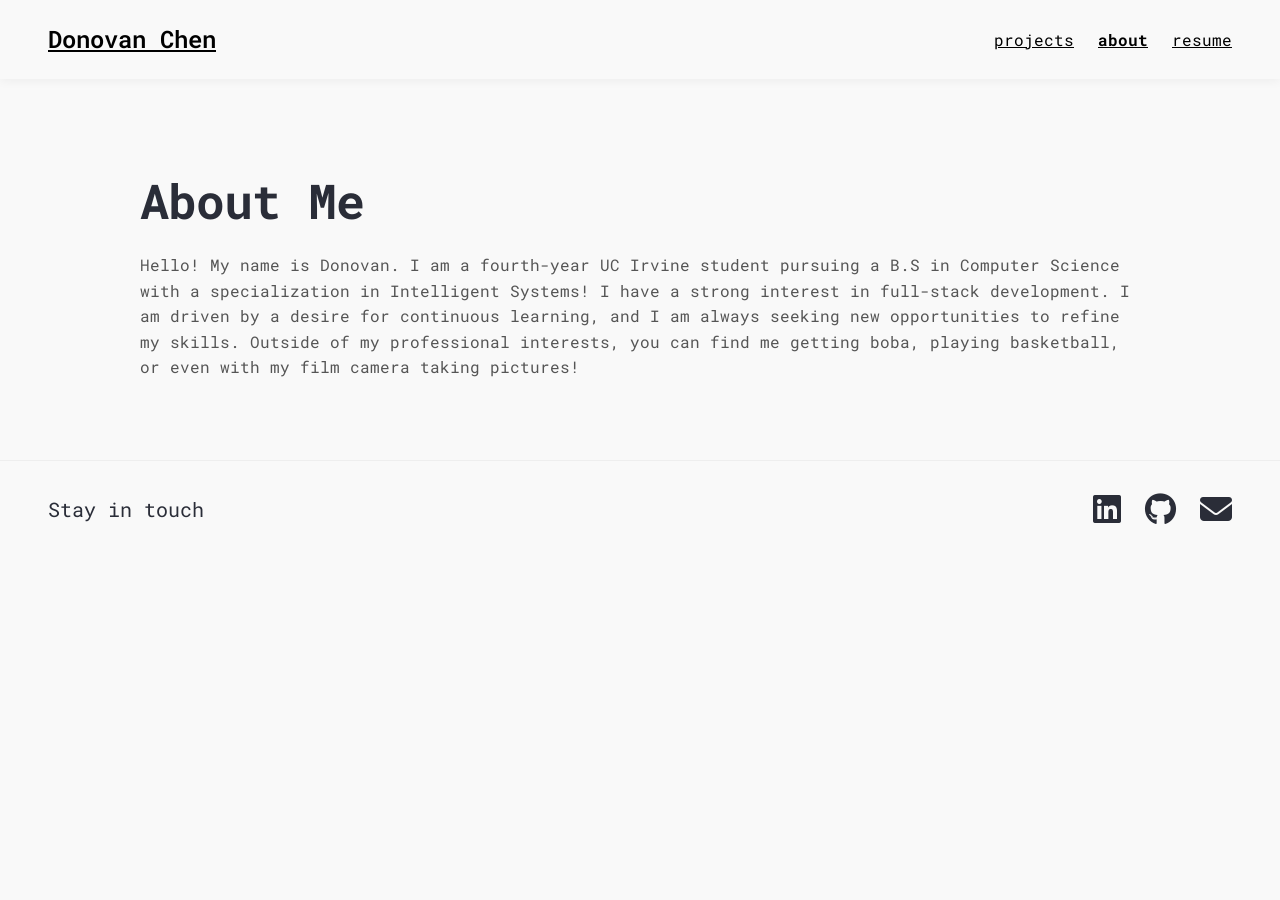
<file: about.html>
<!doctype html>
<html lang="en">
  <head>
    <meta charset="UTF-8">
    <meta name="viewport" content="width=device-width, initial-scale=1.0">
    <title>About | Donovan Chen</title>
    <link rel="stylesheet" href="styles.css">
    <link
      rel="stylesheet"
      href="https://cdnjs.cloudflare.com/ajax/libs/font-awesome/6.5.1/css/all.min.css"
   >
  </head>
  <body>
    <header>
      <nav class="nav-bar">
        <div class="nav-container">
          <div class="logo-container">
            <a class="logo-name" href="index.html">Donovan Chen</a>
          </div>
          <ul class="nav-links">
            <li><a class="nav-projects" href="projects.html">projects</a></li>
            <li>
              <a class="nav-about" href="about.html" style="font-weight: 800"
                >about</a
              >
            </li>
            <li>
              <a
                class="nav-resume"
                href="public/Donovan_Chen_2026.pdf"
                target="_blank"
                >resume</a
              >
            </li>
          </ul>
        </div>
      </nav>
    </header>

    <main class="about-section">
      <h1>About Me</h1>
      <p class="description">
        Hello! My name is Donovan. I am a fourth-year UC Irvine student pursuing
        a B.S in Computer Science with a specialization in Intelligent Systems!
        I have a strong interest in full-stack development. I am driven by a
        desire for continuous learning, and I am always seeking new
        opportunities to refine my skills. Outside of my professional interests,
        you can find me getting boba, playing basketball, or even with my film
        camera taking pictures!
      </p>
    </main>

    <footer>
      <div class="footer-container">
        <p class="footer-text">Stay in touch</p>
        <div class="icon-container">
          <a
            class="icon-link"
            href="https://www.linkedin.com/in/donovan-chen/"
            target="_blank"
            aria-label="LinkedIn"
          >
            <span class="fa-brands fa-linkedin" aria-hidden="true"></span>
          </a>
          <a
            class="icon-link"
            href="https://github.com/DonChenn"
            target="_blank"
            aria-label="GitHub"
          >
            <span class="fa-brands fa-github" aria-hidden="true"></span>
          </a>
          <a
            class="icon-link"
            href="mailto:DonovanAChen@email.com"
            aria-label="Email"
          >
            <span class="fa-solid fa-envelope" aria-hidden="true"></span>
          </a>
        </div>
      </div>
    </footer>
  </body>
</html>
</file>
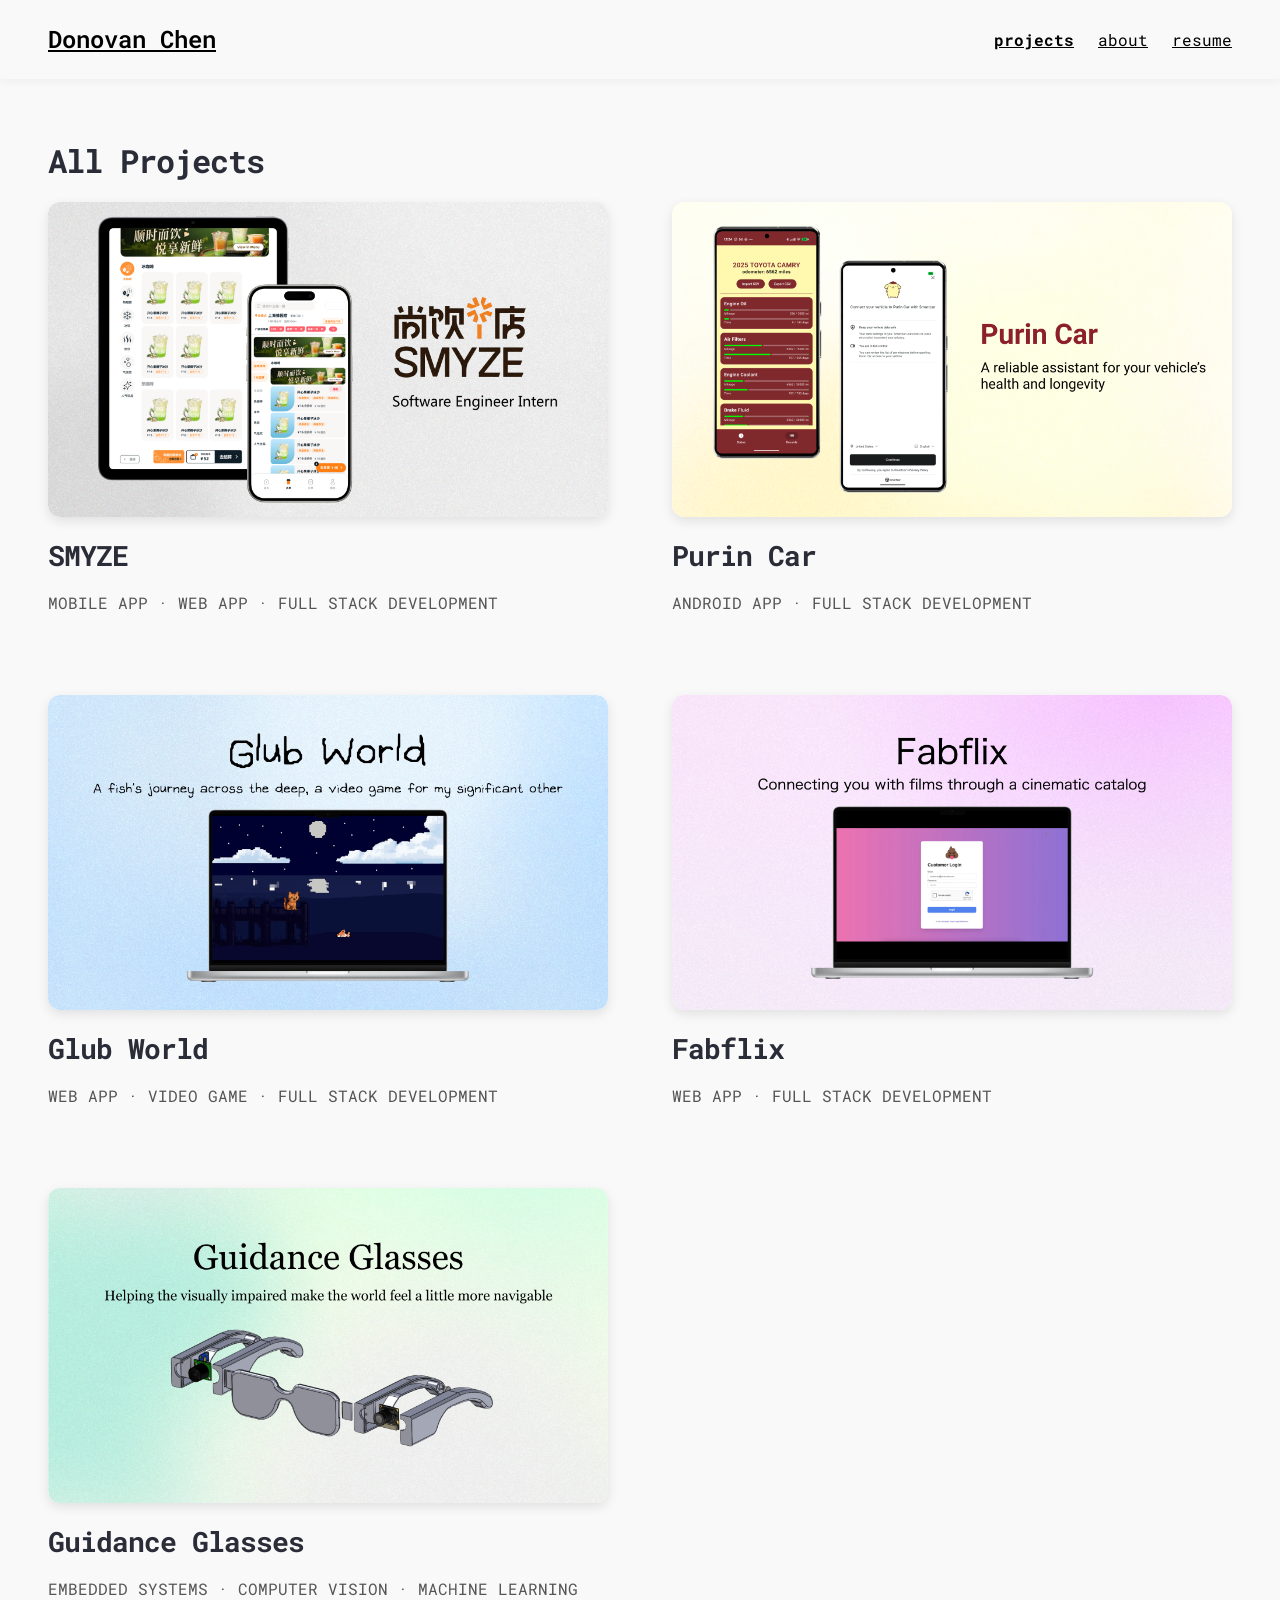
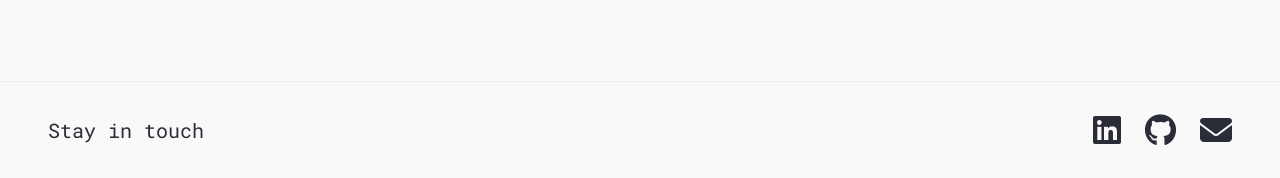
<file: projects.html>
<!doctype html>
<html lang="en">
  <head>
    <meta charset="UTF-8">
    <meta name="viewport" content="width=device-width, initial-scale=1.0">
    <title>Projects | Donovan Chen</title>
    <link rel="stylesheet" href="styles.css">
    <link
      rel="stylesheet"
      href="https://cdnjs.cloudflare.com/ajax/libs/font-awesome/6.5.1/css/all.min.css"
   >
  </head>
  <body>
    <header>
      <nav class="nav-bar">
        <div class="nav-container">
          <div class="logo-container">
            <a class="logo-name" href="index.html">Donovan Chen</a>
          </div>
          <ul class="nav-links">
            <li>
              <a
                class="nav-projects"
                href="projects.html"
                style="font-weight: 800"
                >projects</a
              >
            </li>
            <li><a class="nav-about" href="about.html">about</a></li>
            <li>
              <a
                class="nav-resume"
                href="public/Donovan_Chen_2026.pdf"
                target="_blank"
                >resume</a
              >
            </li>
          </ul>
        </div>
      </nav>
    </header>

    <main class="All-Projects">
      <section class="projects-section" style="margin-top: 4rem">
        <h2>All Projects</h2>
        <div class="project-cards">
          <!-- SMYZE -->
          <a href="projects/smyze.html" class="project-card-container">
            <div class="project-image-wrapper">
              <img
                src="public/projects/smyze/thumbnail.png"
                alt="SMYZE"
                class="project-thumbnail"
             >
            </div>
            <div class="project-content">
              <h3 class="project-title">SMYZE</h3>
              <p class="description">
                MOBILE APP · WEB APP · FULL STACK DEVELOPMENT
              </p>
            </div>
          </a>

          <!-- Purin Car -->
          <a href="projects/purin-car.html" class="project-card-container">
            <div class="project-image-wrapper">
              <img
                src="public/projects/purin_car/thumbnail.png"
                alt="Purin Car"
                class="project-thumbnail"
             >
            </div>
            <div class="project-content">
              <h3 class="project-title">Purin Car</h3>
              <p class="description">ANDROID APP · FULL STACK DEVELOPMENT</p>
            </div>
          </a>

          <!-- Glub World -->
          <a href="projects/glub-world.html" class="project-card-container">
            <div class="project-image-wrapper">
              <img
                src="public/projects/glub_world/thumbnail.png"
                alt="Glub World"
                class="project-thumbnail"
             >
            </div>
            <div class="project-content">
              <h3 class="project-title">Glub World</h3>
              <p class="description">
                WEB APP · VIDEO GAME · FULL STACK DEVELOPMENT
              </p>
            </div>
          </a>

          <!-- Fabflix -->
          <a href="projects/fabflix.html" class="project-card-container">
            <div class="project-image-wrapper">
              <img
                src="public/projects/fabflix/thumbnail.png"
                alt="Fabflix"
                class="project-thumbnail"
             >
            </div>
            <div class="project-content">
              <h3 class="project-title">Fabflix</h3>
              <p class="description">WEB APP · FULL STACK DEVELOPMENT</p>
            </div>
          </a>

          <!-- Guidance Glasses -->
          <a
            href="projects/guidance-glasses.html"
            class="project-card-container"
          >
            <div class="project-image-wrapper">
              <img
                src="public/projects/guidance_glasses/thumbnail.png"
                alt="Guidance Glasses"
                class="project-thumbnail"
             >
            </div>
            <div class="project-content">
              <h3 class="project-title">Guidance Glasses</h3>
              <p class="description">
                EMBEDDED SYSTEMS · COMPUTER VISION · MACHINE LEARNING
              </p>
            </div>
          </a>
        </div>
      </section>
    </main>

    <footer>
      <div class="footer-container">
        <p class="footer-text">Stay in touch</p>
        <div class="icon-container">
          <a
            class="icon-link"
            href="https://www.linkedin.com/in/donovan-chen/"
            target="_blank"
            aria-label="LinkedIn"
          >
            <span class="fa-brands fa-linkedin" aria-hidden="true"></span>
          </a>
          <a
            class="icon-link"
            href="https://github.com/DonChenn"
            target="_blank"
            aria-label="GitHub"
          >
            <span class="fa-brands fa-github" aria-hidden="true"></span>
          </a>
          <a
            class="icon-link"
            href="mailto:DonovanAChen@email.com"
            aria-label="Email"
          >
            <span class="fa-solid fa-envelope" aria-hidden="true"></span>
          </a>
        </div>
      </div>
    </footer>
  </body>
</html>
</file>
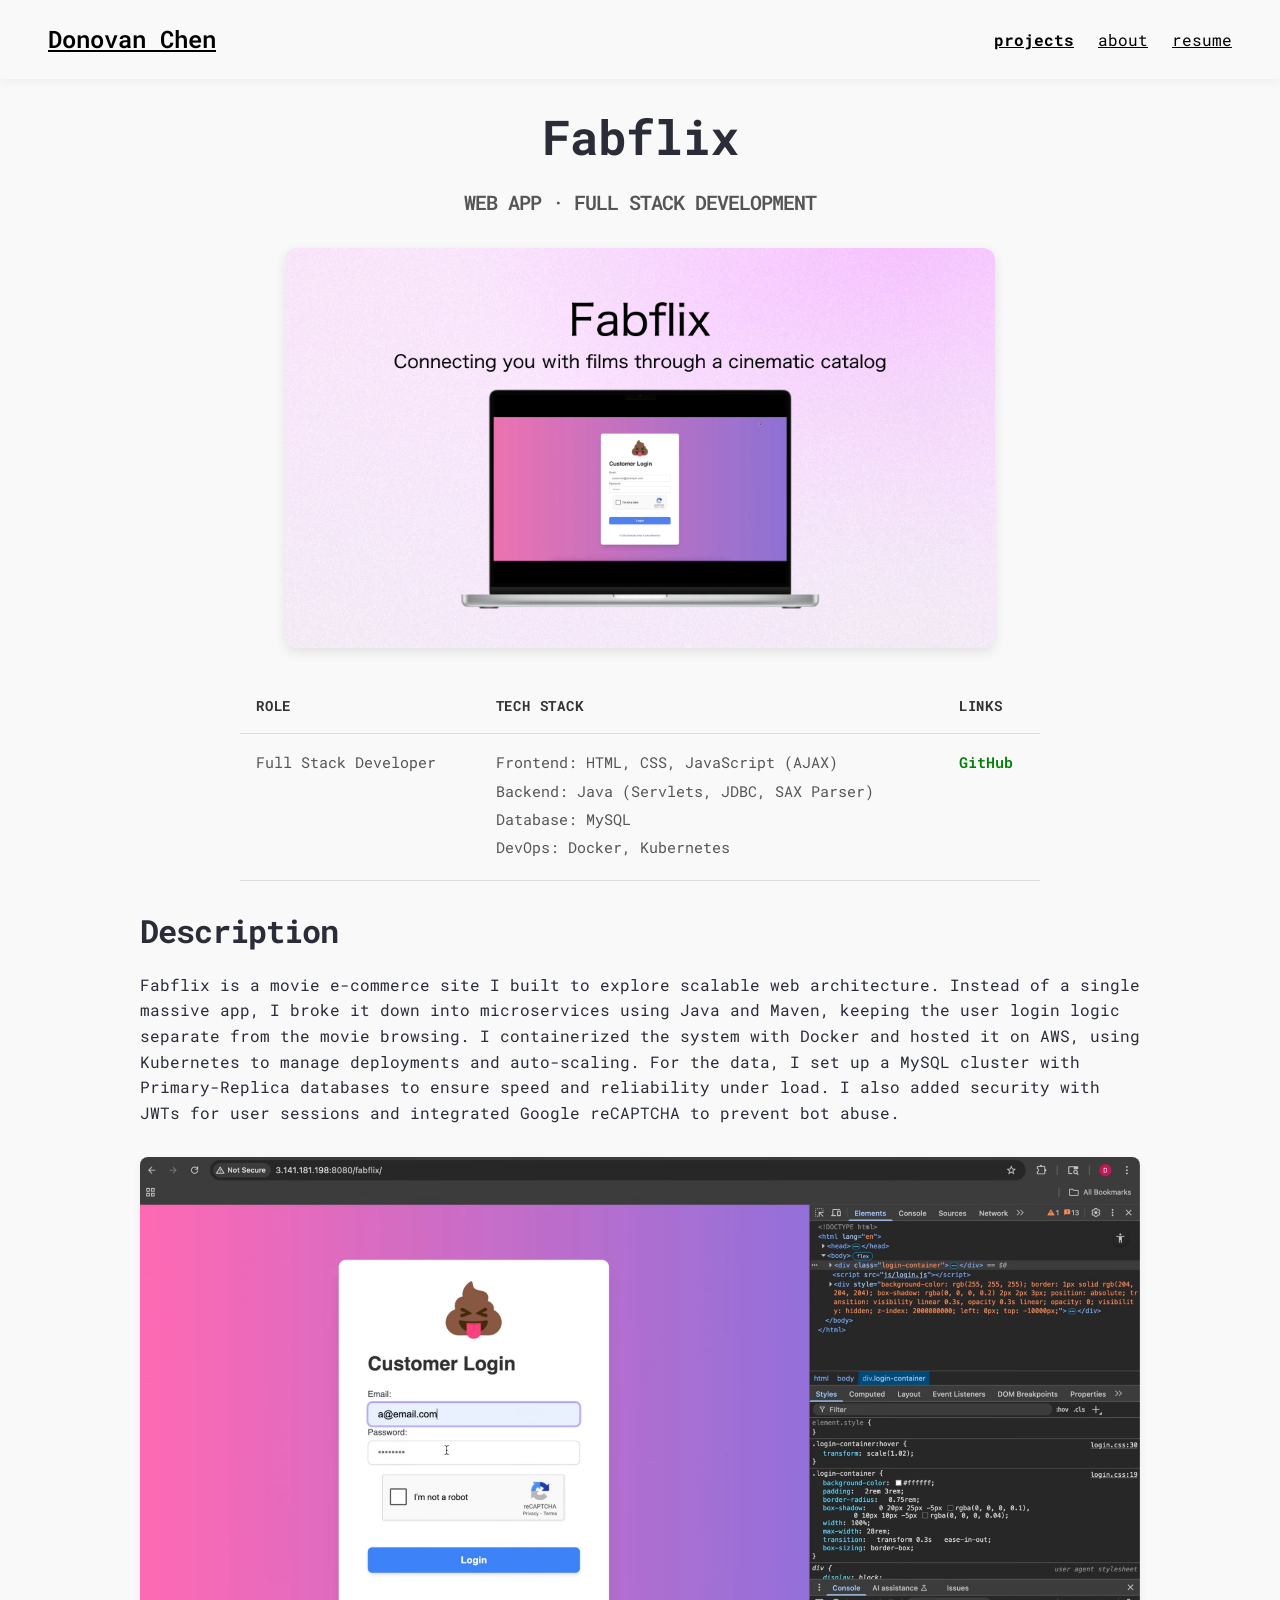
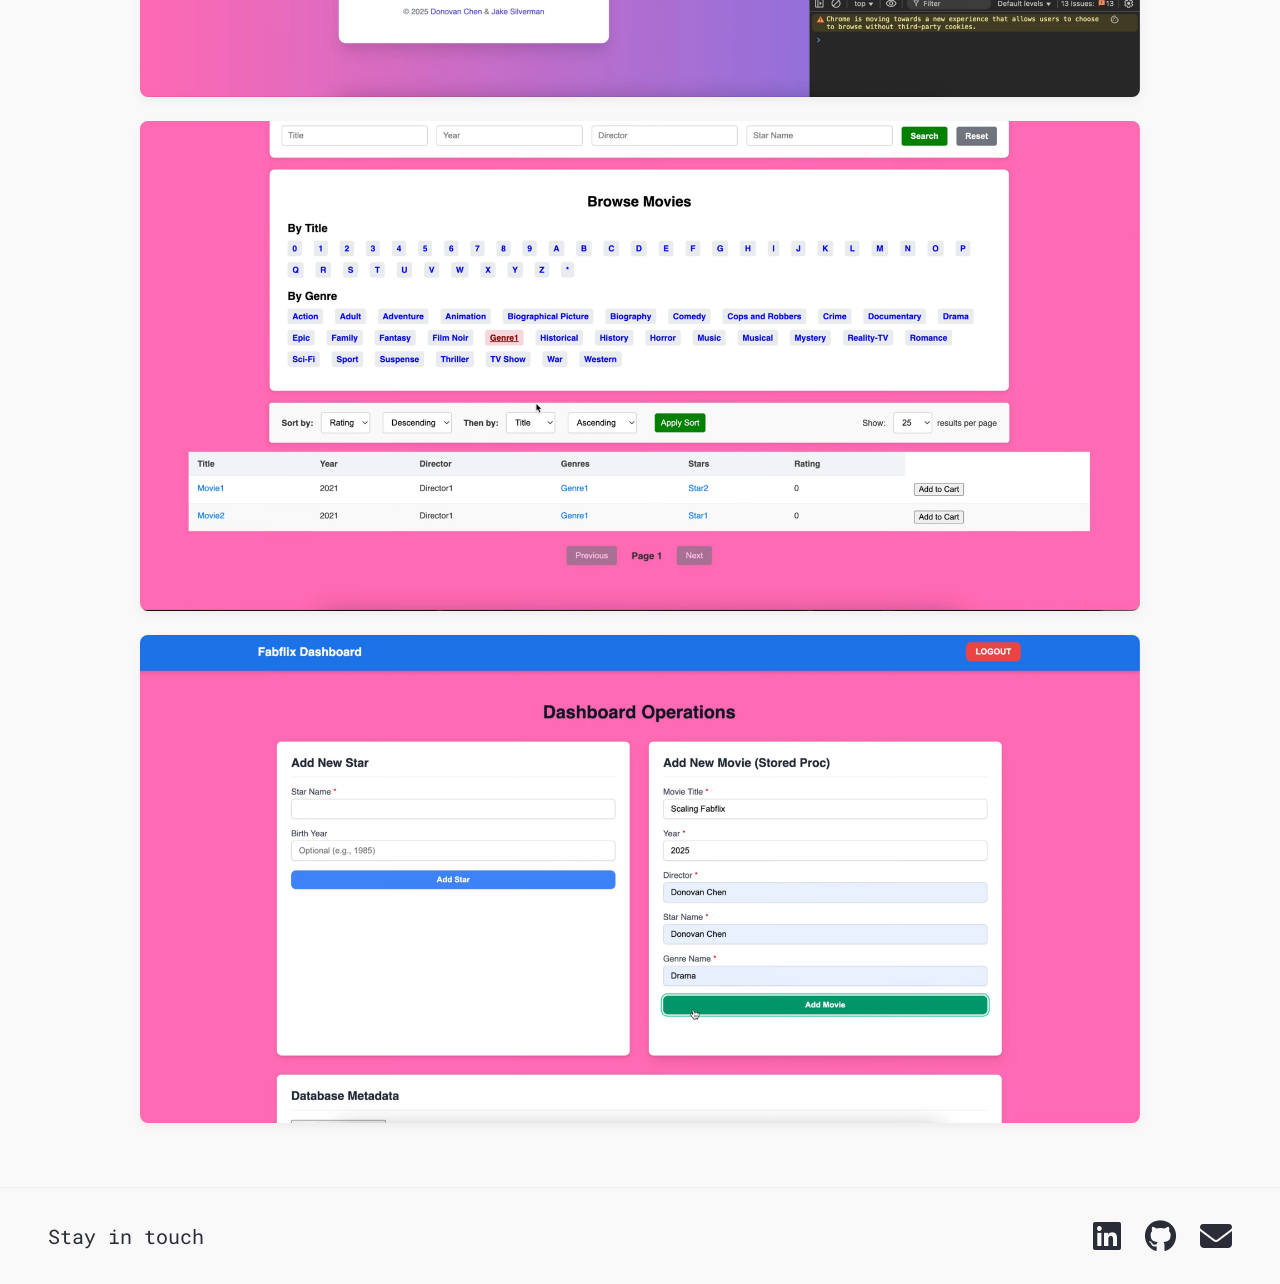
<file: projects/fabflix.html>
<!doctype html>
<html lang="en">
  <head>
    <meta charset="UTF-8">
    <meta name="viewport" content="width=device-width, initial-scale=1.0">
    <title>Fabflix | Donovan Chen</title>
    <link rel="stylesheet" href="../styles.css">
    <link
      rel="stylesheet"
      href="https://cdnjs.cloudflare.com/ajax/libs/font-awesome/6.5.1/css/all.min.css"
   >
  </head>
  <body>
    <header>
      <nav class="nav-bar">
        <div class="nav-container">
          <div class="logo-container">
            <a class="logo-name" href="../index.html">Donovan Chen</a>
          </div>
          <ul class="nav-links">
            <li>
              <a
                class="nav-projects"
                href="../projects.html"
                style="font-weight: 800"
                >projects</a
              >
            </li>
            <li><a class="nav-about" href="../about.html">about</a></li>
            <li>
              <a
                class="nav-resume"
                href="../public/Donovan_Chen_2026.pdf"
                target="_blank"
                >resume</a
              >
            </li>
          </ul>
        </div>
      </nav>
    </header>

    <main class="project-detail-body">
      <div class="project-details-container">
        <div class="project-details-header">
          <h1>Fabflix</h1>
          <h2 class="project-subtitle">WEB APP · FULL STACK DEVELOPMENT</h2>
        </div>
        <div class="project-thumbnail-container">
          <img
            class="project-details-thumbnail"
            src="../public/projects/fabflix/thumbnail.png"
            alt="Fabflix thumbnail"
         >
        </div>
        <table class="project-info">
          <thead>
            <tr>
              <th>Role</th>
              <th>Tech Stack</th>
              <th>Links</th>
            </tr>
          </thead>
          <tbody>
            <tr>
              <td>Full Stack Developer</td>
              <td>
                <ul class="project-info-list">
                  <li>Frontend: HTML, CSS, JavaScript (AJAX)</li>
                  <li>Backend: Java (Servlets, JDBC, SAX Parser)</li>
                  <li>Database: MySQL</li>
                  <li>DevOps: Docker, Kubernetes</li>
                </ul>
              </td>
              <td>
                <ul class="project-info-list">
                  <li>
                    <a
                      href="https://github.com/DonChenn/Fabflix"
                      target="_blank"
                      >GitHub</a
                    >
                  </li>
                </ul>
              </td>
            </tr>
          </tbody>
        </table>
      </div>

      <div class="project-information">
        <div class="project-description-item">
          <h3>Description</h3>
          <p>
            Fabflix is a movie e-commerce site I built to explore scalable web
            architecture. Instead of a single massive app, I broke it down into
            microservices using Java and Maven, keeping the user login logic
            separate from the movie browsing. I containerized the system with
            Docker and hosted it on AWS, using Kubernetes to manage deployments
            and auto-scaling. For the data, I set up a MySQL cluster with
            Primary-Replica databases to ensure speed and reliability under
            load. I also added security with JWTs for user sessions and
            integrated Google reCAPTCHA to prevent bot abuse.
          </p>
          <div class="description-images-container">
            <img
              src="../public/projects/fabflix/login.png"
              alt="Description 1"
              class="description-image"
           >
            <img
              src="../public/projects/fabflix/catalog.png"
              alt="Description 2"
              class="description-image"
           >
            <img
              src="../public/projects/fabflix/admin.png"
              alt="Description 3"
              class="description-image"
           >
          </div>
        </div>
      </div>
    </main>

    <footer>
      <div class="footer-container">
        <p class="footer-text">Stay in touch</p>
        <div class="icon-container">
          <a
            class="icon-link"
            href="https://www.linkedin.com/in/donovan-chen/"
            target="_blank"
            aria-label="LinkedIn"
          >
            <span class="fa-brands fa-linkedin" aria-hidden="true"></span>
          </a>
          <a
            class="icon-link"
            href="https://github.com/DonChenn"
            target="_blank"
            aria-label="GitHub"
          >
            <span class="fa-brands fa-github" aria-hidden="true"></span>
          </a>
          <a
            class="icon-link"
            href="mailto:DonovanAChen@email.com"
            aria-label="Email"
          >
            <span class="fa-solid fa-envelope" aria-hidden="true"></span>
          </a>
        </div>
      </div>
    </footer>
  </body>
</html>
</file>
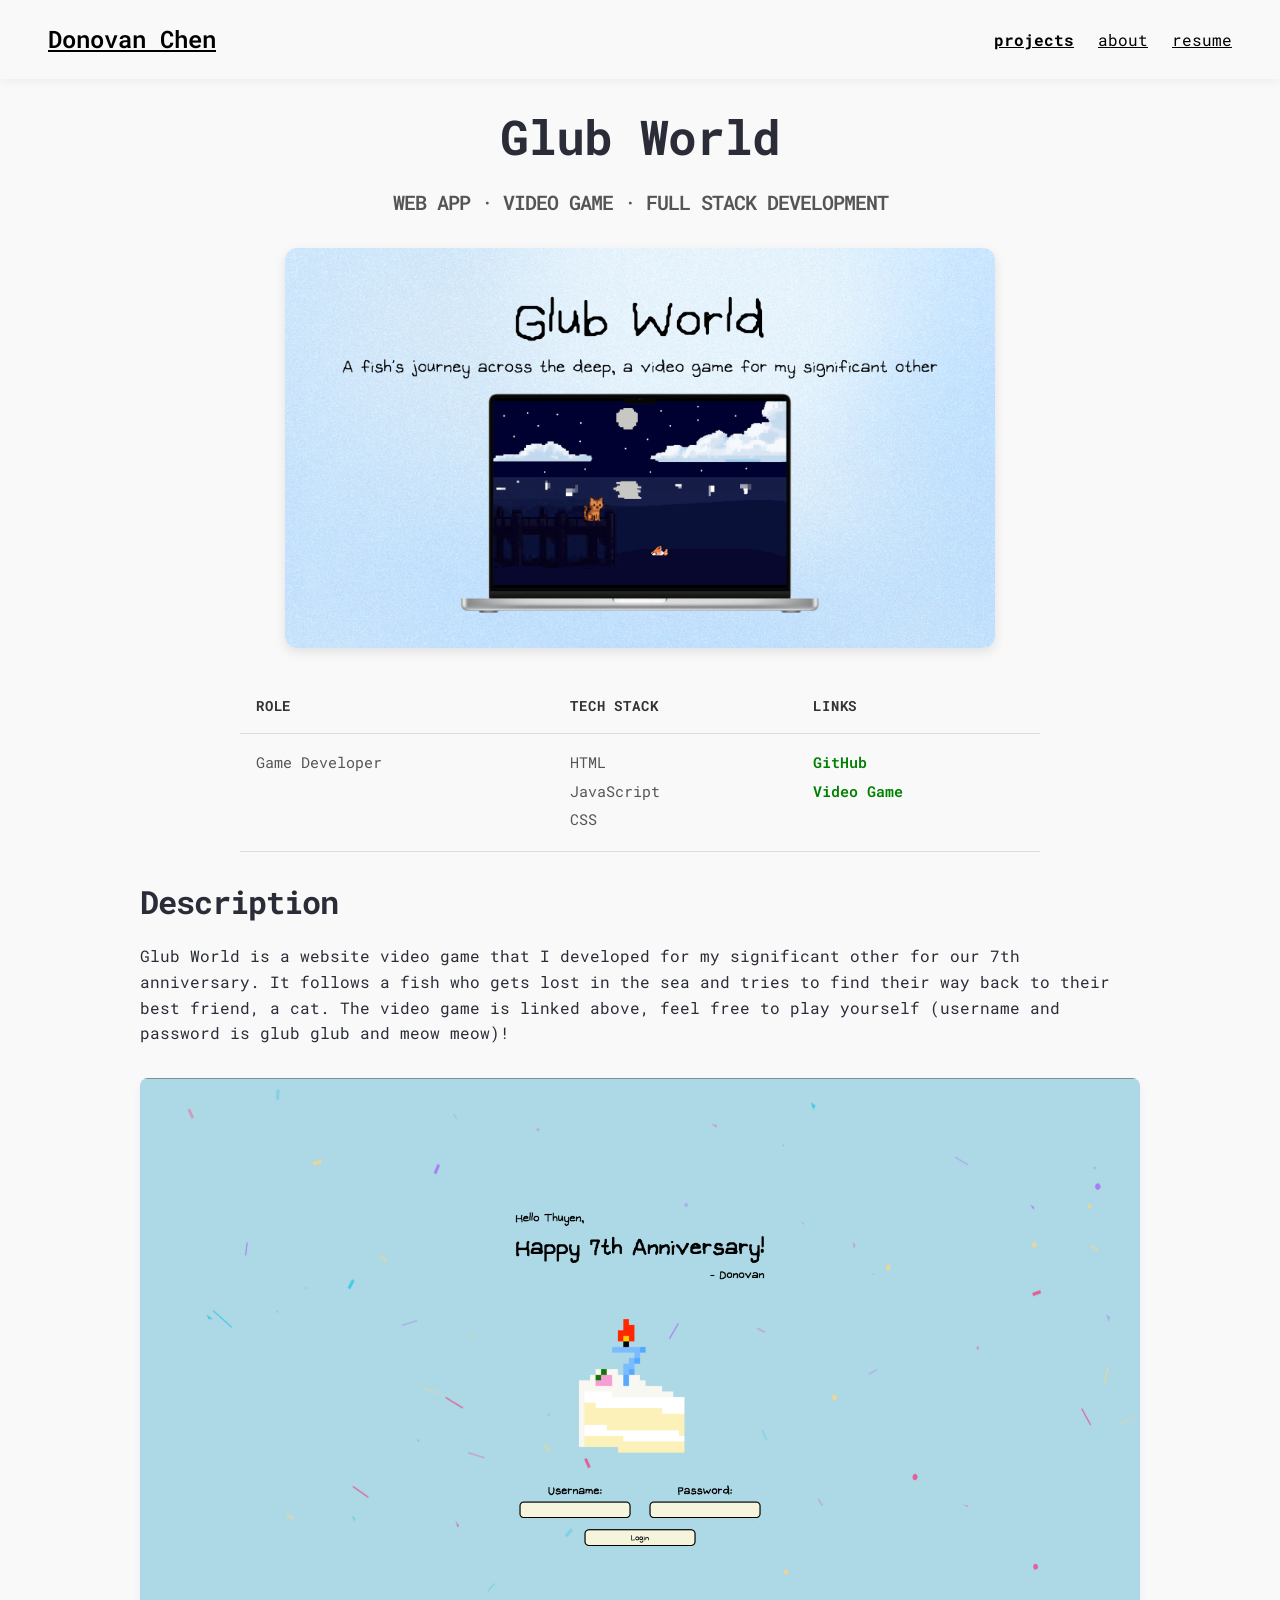
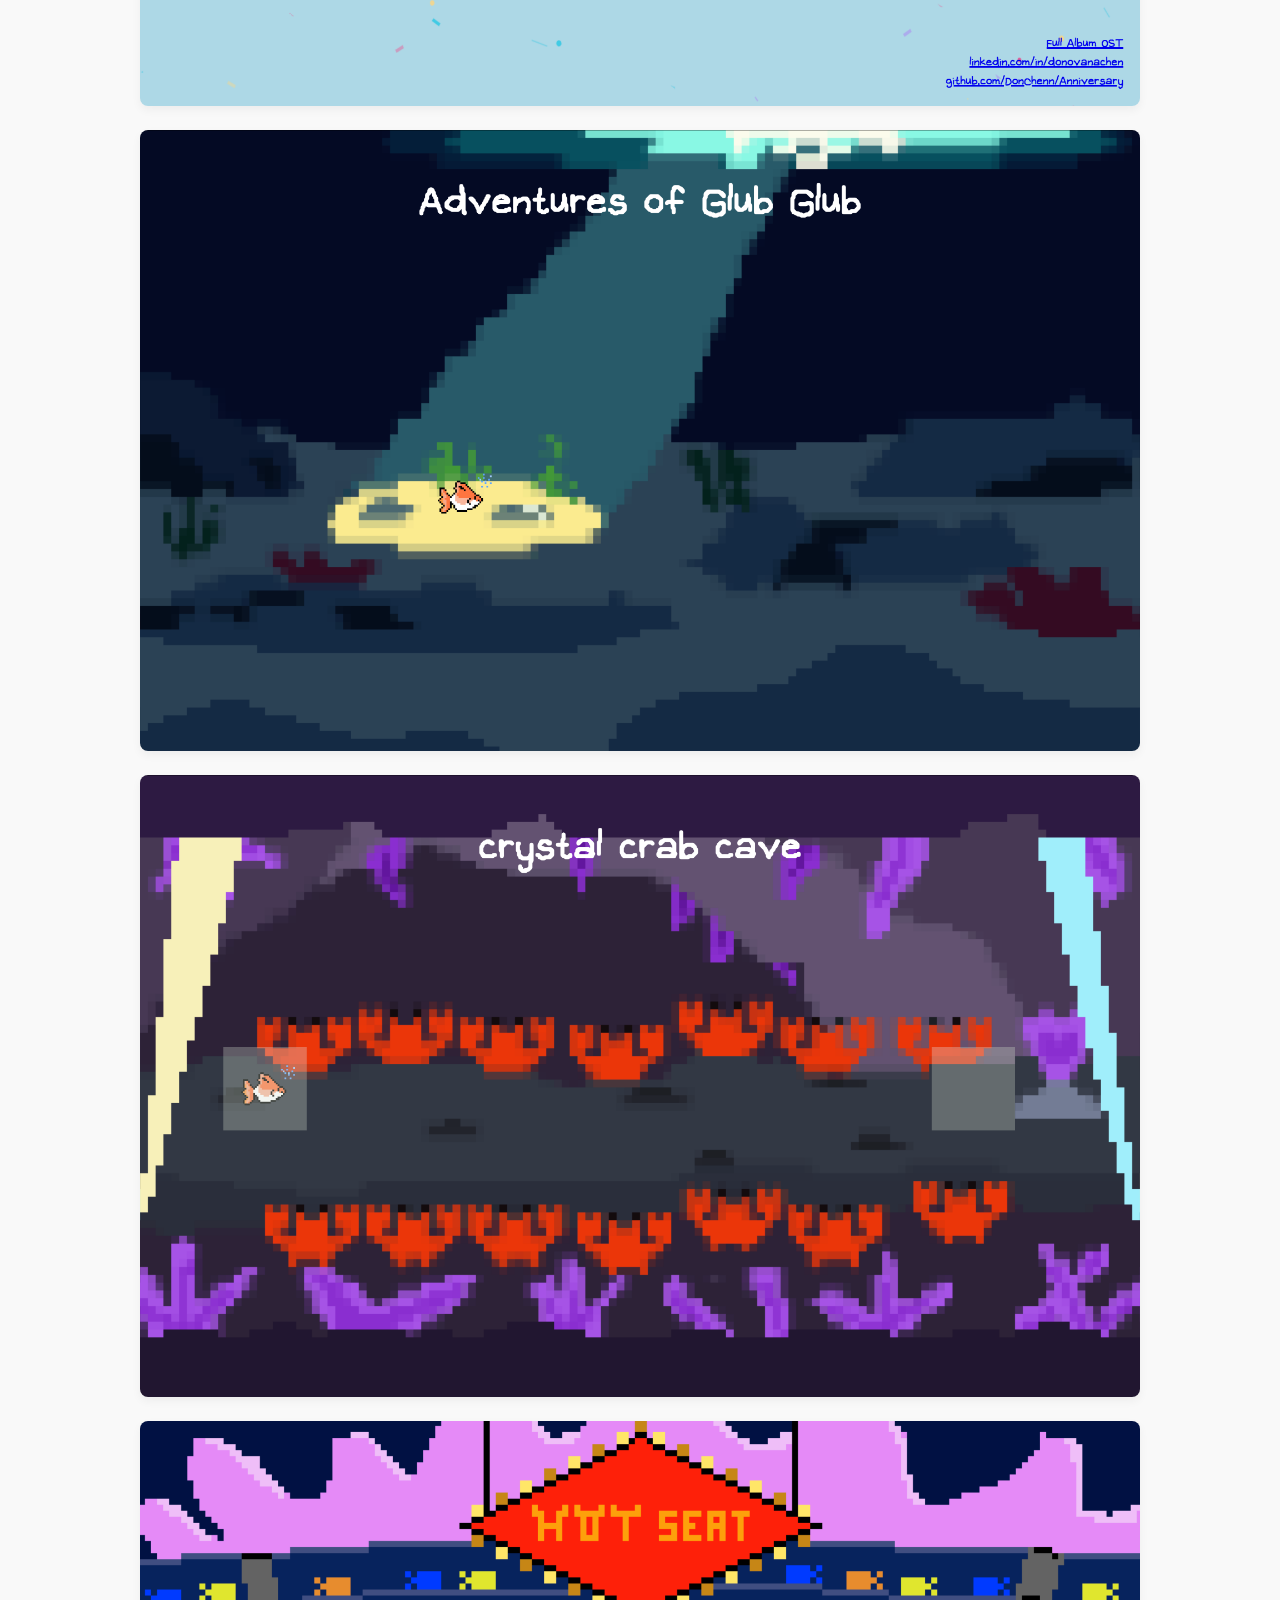
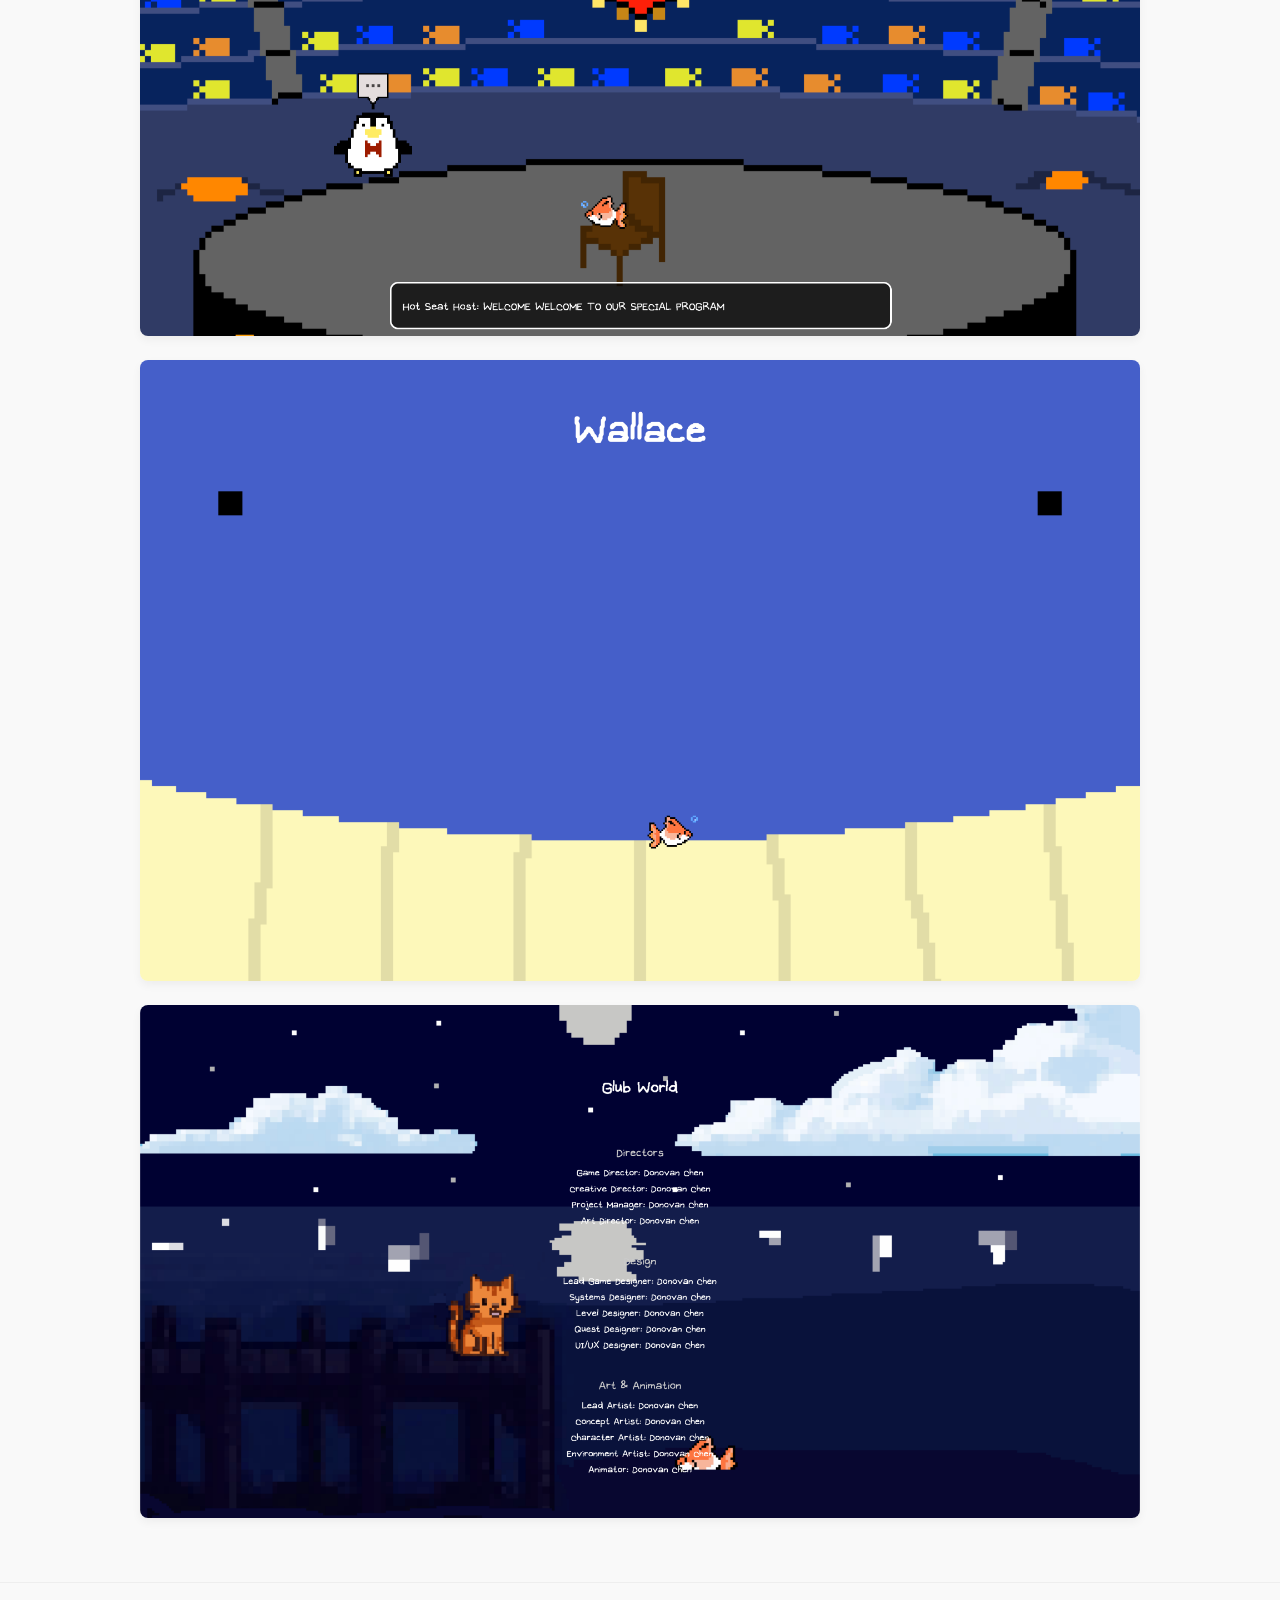
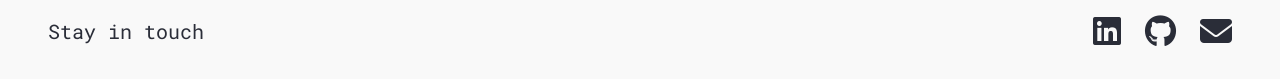
<file: projects/glub-world.html>
<!doctype html>
<html lang="en">
  <head>
    <meta charset="UTF-8">
    <meta name="viewport" content="width=device-width, initial-scale=1.0">
    <title>Glub World | Donovan Chen</title>
    <link rel="stylesheet" href="../styles.css">
    <link
      rel="stylesheet"
      href="https://cdnjs.cloudflare.com/ajax/libs/font-awesome/6.5.1/css/all.min.css"
   >
  </head>
  <body>
    <header>
      <nav class="nav-bar">
        <div class="nav-container">
          <div class="logo-container">
            <a class="logo-name" href="../index.html">Donovan Chen</a>
          </div>
          <ul class="nav-links">
            <li>
              <a
                class="nav-projects"
                href="../projects.html"
                style="font-weight: 800"
                >projects</a
              >
            </li>
            <li><a class="nav-about" href="../about.html">about</a></li>
            <li>
              <a
                class="nav-resume"
                href="../public/Donovan_Chen_2026.pdf"
                target="_blank"
                >resume</a
              >
            </li>
          </ul>
        </div>
      </nav>
    </header>

    <main class="project-detail-body">
      <div class="project-details-container">
        <div class="project-details-header">
          <h1>Glub World</h1>
          <h2 class="project-subtitle">
            WEB APP · VIDEO GAME · FULL STACK DEVELOPMENT
          </h2>
        </div>
        <div class="project-thumbnail-container">
          <img
            class="project-details-thumbnail"
            src="../public/projects/glub_world/thumbnail.png"
            alt="Glub World thumbnail"
         >
        </div>
        <table class="project-info">
          <thead>
            <tr>
              <th>Role</th>
              <th>Tech Stack</th>
              <th>Links</th>
            </tr>
          </thead>
          <tbody>
            <tr>
              <td>Game Developer</td>
              <td>
                <ul class="project-info-list">
                  <li>HTML</li>
                  <li>JavaScript</li>
                  <li>CSS</li>
                </ul>
              </td>
              <td>
                <ul class="project-info-list">
                  <li>
                    <a
                      href="https://github.com/DonChenn/Glub_World"
                      target="_blank"
                      >GitHub</a
                    >
                  </li>
                  <li>
                    <a
                      href="https://donchenn.github.io/Glub_World/"
                      target="_blank"
                      >Video Game</a
                    >
                  </li>
                </ul>
              </td>
            </tr>
          </tbody>
        </table>
      </div>

      <div class="project-information">
        <div class="project-description-item">
          <h3>Description</h3>
          <p>
            Glub World is a website video game that I developed for my
            significant other for our 7th anniversary. It follows a fish who
            gets lost in the sea and tries to find their way back to their best
            friend, a cat. The video game is linked above, feel free to play
            yourself (username and password is glub glub and meow meow)!
          </p>
          <div class="description-images-container">
            <img
              src="../public/projects/glub_world/glubworld_login.png"
              alt="Description 1"
              class="description-image"
           >
            <img
              src="../public/projects/glub_world/start.png"
              alt="Description 2"
              class="description-image"
           >
            <img
              src="../public/projects/glub_world/crab.png"
              alt="Description 3"
              class="description-image"
           >
            <img
              src="../public/projects/glub_world/hot_seat.png"
              alt="Description 4"
              class="description-image"
           >
            <img
              src="../public/projects/glub_world/wallace.png"
              alt="Description 5"
              class="description-image"
           >
            <img
              src="../public/projects/glub_world/ending.png"
              alt="Description 6"
              class="description-image"
           >
          </div>
        </div>
      </div>
    </main>

    <footer>
      <div class="footer-container">
        <p class="footer-text">Stay in touch</p>
        <div class="icon-container">
          <a
            class="icon-link"
            href="https://www.linkedin.com/in/donovan-chen/"
            target="_blank"
            aria-label="LinkedIn"
          >
            <span class="fa-brands fa-linkedin" aria-hidden="true"></span>
          </a>
          <a
            class="icon-link"
            href="https://github.com/DonChenn"
            target="_blank"
            aria-label="GitHub"
          >
            <span class="fa-brands fa-github" aria-hidden="true"></span>
          </a>
          <a
            class="icon-link"
            href="mailto:DonovanAChen@email.com"
            aria-label="Email"
          >
            <span class="fa-solid fa-envelope" aria-hidden="true"></span>
          </a>
        </div>
      </div>
    </footer>
  </body>
</html>
</file>
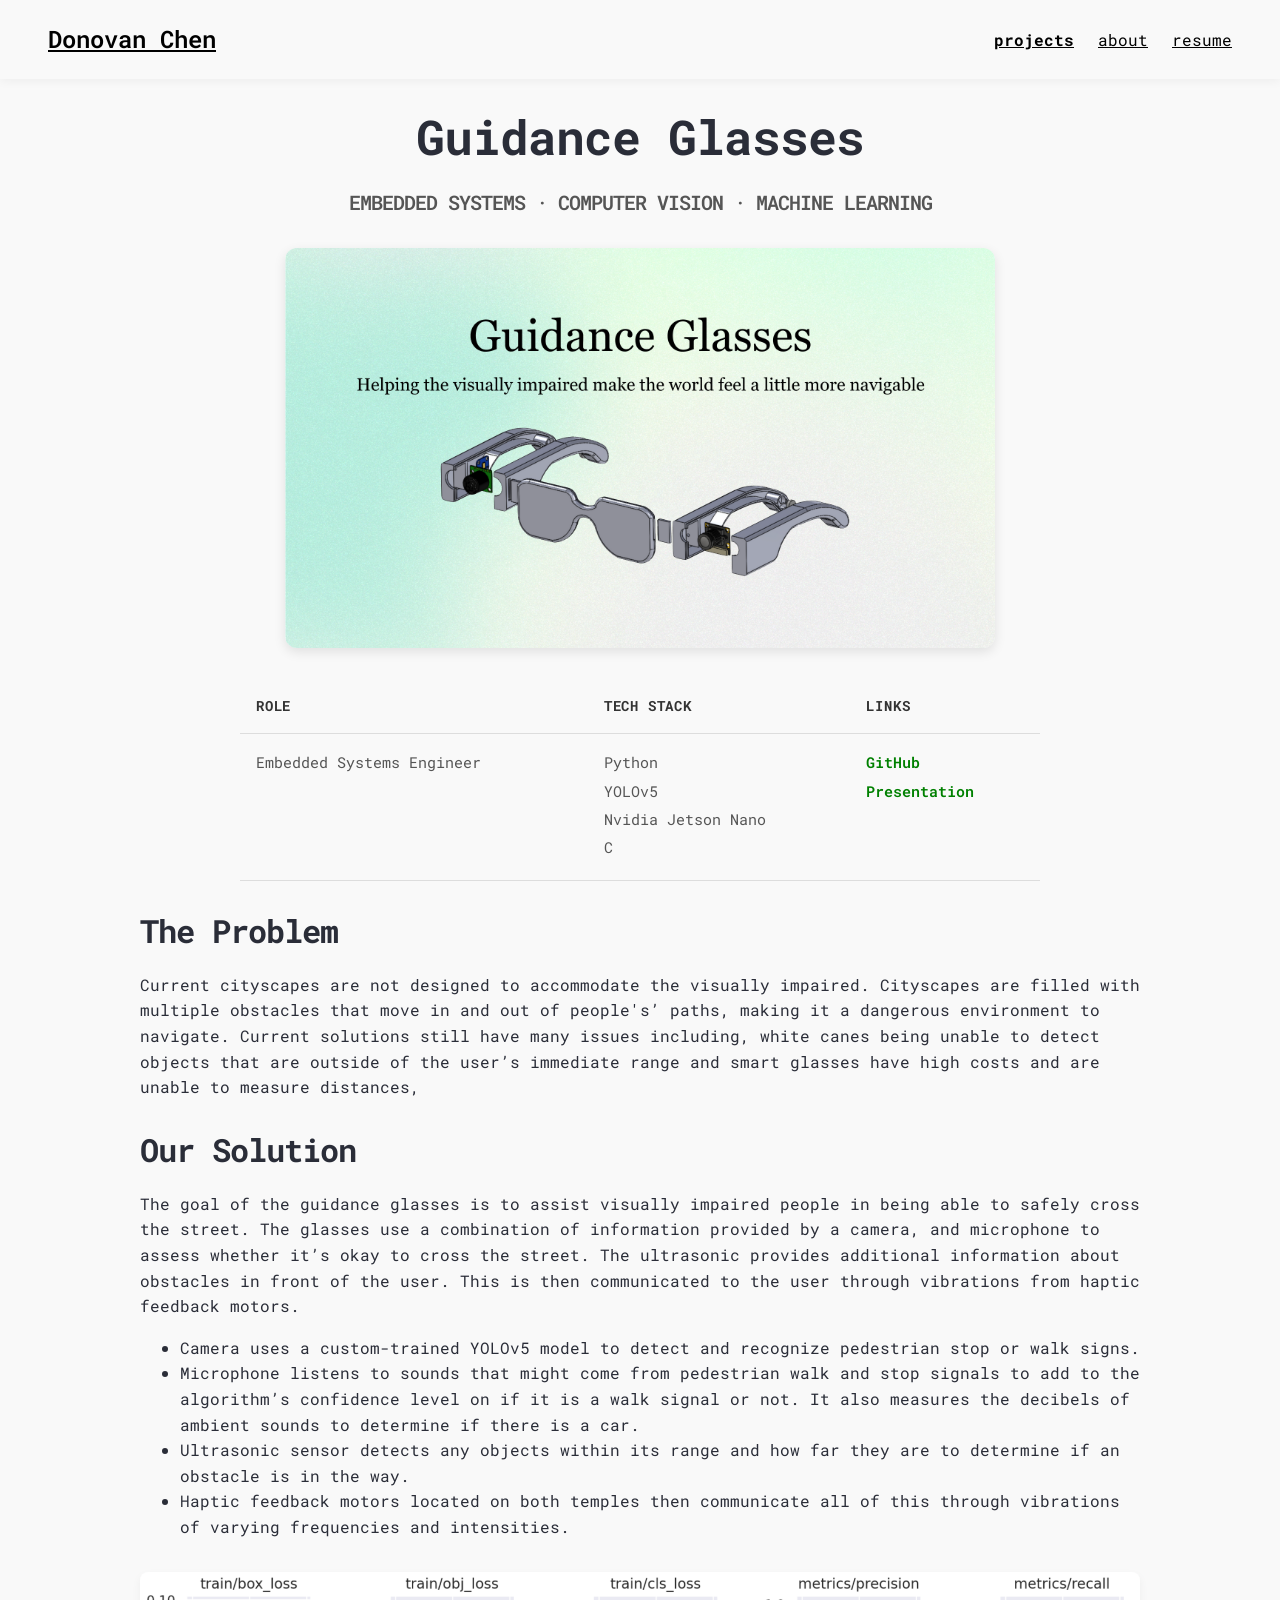
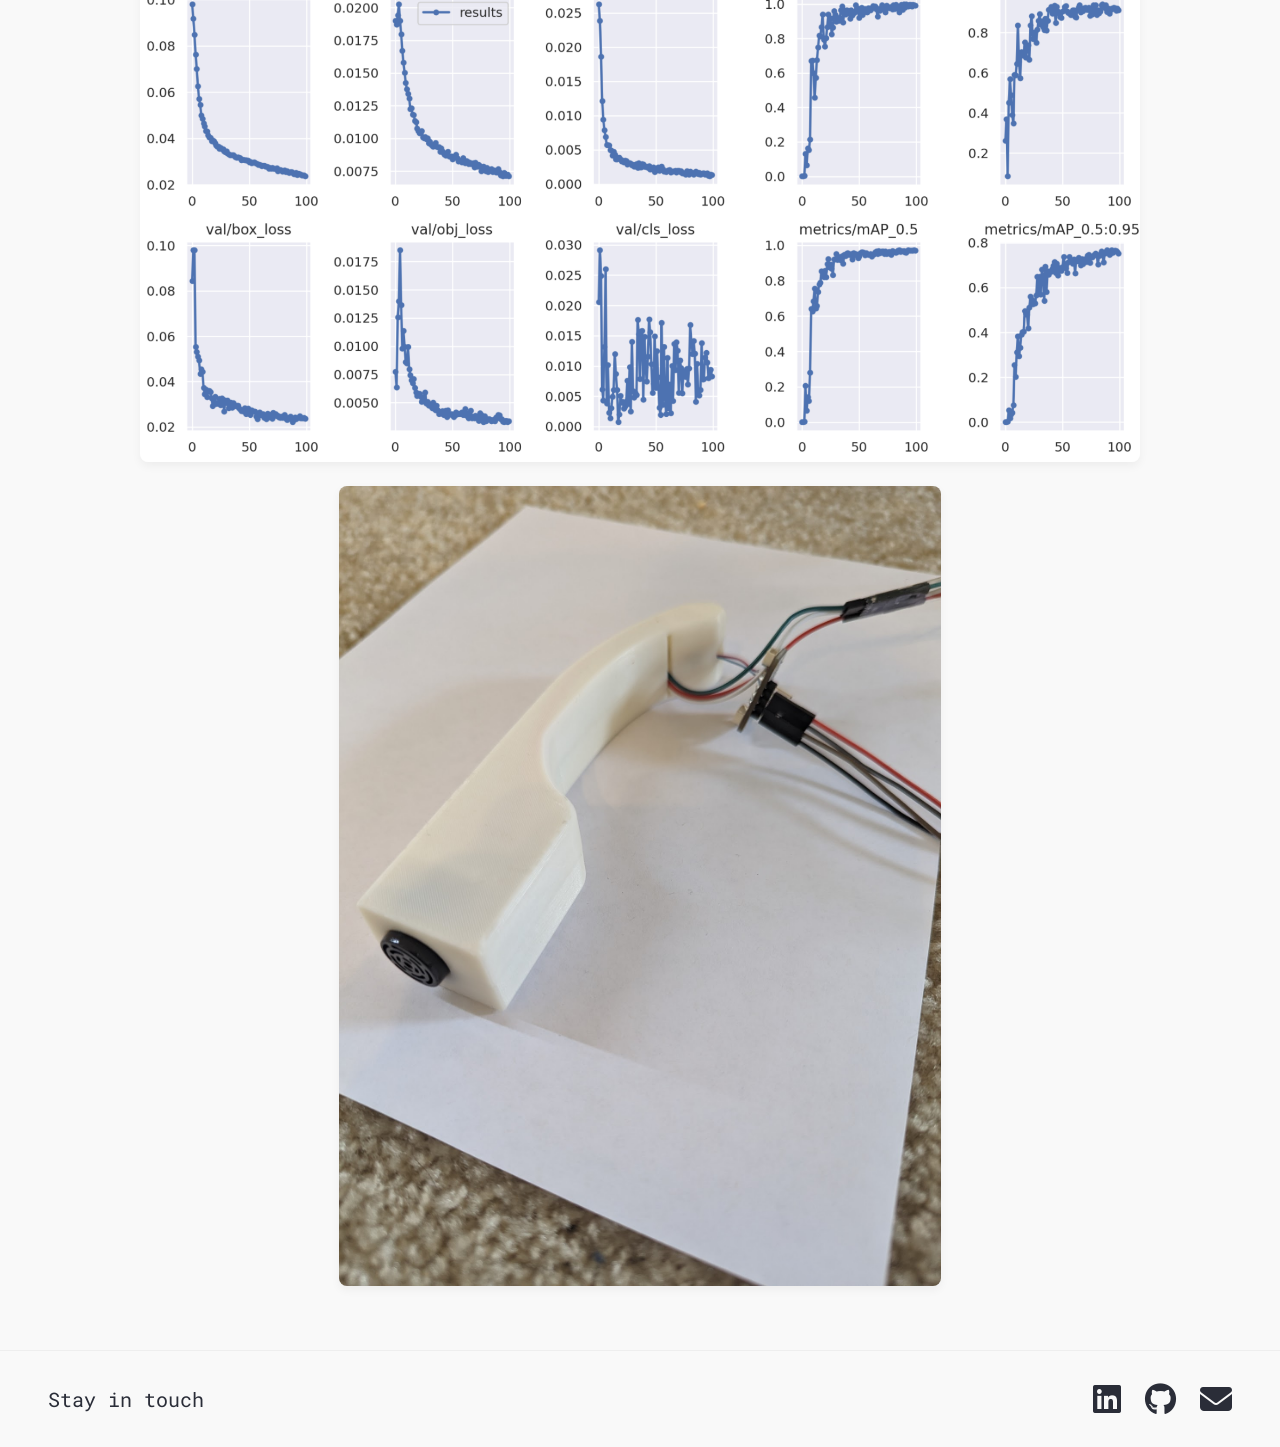
<file: projects/guidance-glasses.html>
<!doctype html>
<html lang="en">
  <head>
    <meta charset="UTF-8">
    <meta name="viewport" content="width=device-width, initial-scale=1.0">
    <title>Guidance Glasses | Donovan Chen</title>
    <link rel="stylesheet" href="../styles.css">
    <link
      rel="stylesheet"
      href="https://cdnjs.cloudflare.com/ajax/libs/font-awesome/6.5.1/css/all.min.css"
   >
  </head>
  <body>
    <header>
      <nav class="nav-bar">
        <div class="nav-container">
          <div class="logo-container">
            <a class="logo-name" href="../index.html">Donovan Chen</a>
          </div>
          <ul class="nav-links">
            <li>
              <a
                class="nav-projects"
                href="../projects.html"
                style="font-weight: 800"
                >projects</a
              >
            </li>
            <li><a class="nav-about" href="../about.html">about</a></li>
            <li>
              <a
                class="nav-resume"
                href="../public/Donovan_Chen_2026.pdf"
                target="_blank"
                >resume</a
              >
            </li>
          </ul>
        </div>
      </nav>
    </header>

    <main class="project-detail-body">
      <div class="project-details-container">
        <div class="project-details-header">
          <h1>Guidance Glasses</h1>
          <h2 class="project-subtitle">
            EMBEDDED SYSTEMS · COMPUTER VISION · MACHINE LEARNING
          </h2>
        </div>
        <div class="project-thumbnail-container">
          <img
            class="project-details-thumbnail"
            src="../public/projects/guidance_glasses/thumbnail.png"
            alt="Guidance Glasses thumbnail"
         >
        </div>
        <table class="project-info">
          <thead>
            <tr>
              <th>Role</th>
              <th>Tech Stack</th>
              <th>Links</th>
            </tr>
          </thead>
          <tbody>
            <tr>
              <td>Embedded Systems Engineer</td>
              <td>
                <ul class="project-info-list">
                  <li>Python</li>
                  <li>YOLOv5</li>
                  <li>Nvidia Jetson Nano</li>
                  <li>C</li>
                </ul>
              </td>
              <td>
                <ul class="project-info-list">
                  <li>
                    <a
                      href="https://github.com/franciscotimoh/gb-glasses"
                      target="_blank"
                      >GitHub</a
                    >
                  </li>
                  <li>
                    <a
                      href="../public/projects/guidance_glasses/slideshow.pdf"
                      target="_blank"
                      >Presentation</a
                    >
                  </li>
                </ul>
              </td>
            </tr>
          </tbody>
        </table>
      </div>

      <div class="project-information">
        <div class="project-description-item">
          <h3>The Problem</h3>
          <p>
            Current cityscapes are not designed to accommodate the visually
            impaired. Cityscapes are filled with multiple obstacles that move in
            and out of people's’ paths, making it a dangerous environment to
            navigate. Current solutions still have many issues including, white
            canes being unable to detect objects that are outside of the user’s
            immediate range and smart glasses have high costs and are unable to
            measure distances,
          </p>
        </div>
        <div class="project-description-item">
          <h3>Our Solution</h3>
          <p>
            The goal of the guidance glasses is to assist visually impaired
            people in being able to safely cross the street. The glasses use a
            combination of information provided by a camera, and microphone to
            assess whether it’s okay to cross the street. The ultrasonic
            provides additional information about obstacles in front of the
            user. This is then communicated to the user through vibrations from
            haptic feedback motors.
          </p>
          <ul>
            <li>
              Camera uses a custom-trained YOLOv5 model to detect and recognize
              pedestrian stop or walk signs.
            </li>
            <li>
              Microphone listens to sounds that might come from pedestrian walk
              and stop signals to add to the algorithm’s confidence level on if
              it is a walk signal or not. It also measures the decibels of
              ambient sounds to determine if there is a car.
            </li>
            <li>
              Ultrasonic sensor detects any objects within its range and how far
              they are to determine if an obstacle is in the way.
            </li>
            <li>
              Haptic feedback motors located on both temples then communicate
              all of this through vibrations of varying frequencies and
              intensities.
            </li>
          </ul>
          <div class="description-images-container">
            <img
              src="../public/projects/guidance_glasses/dataset.png"
              alt="Our Solution 1"
              class="description-image"
           >
            <img
              src="../public/projects/guidance_glasses/guidanceglasses_ultrasonic.png"
              alt="Our Solution 2"
              class="description-image"
           >
          </div>
        </div>
      </div>
    </main>

    <footer>
      <div class="footer-container">
        <p class="footer-text">Stay in touch</p>
        <div class="icon-container">
          <a
            class="icon-link"
            href="https://www.linkedin.com/in/donovan-chen/"
            target="_blank"
            aria-label="LinkedIn"
          >
            <span class="fa-brands fa-linkedin" aria-hidden="true"></span>
          </a>
          <a
            class="icon-link"
            href="https://github.com/DonChenn"
            target="_blank"
            aria-label="GitHub"
          >
            <span class="fa-brands fa-github" aria-hidden="true"></span>
          </a>
          <a
            class="icon-link"
            href="mailto:DonovanAChen@email.com"
            aria-label="Email"
          >
            <span class="fa-solid fa-envelope" aria-hidden="true"></span>
          </a>
        </div>
      </div>
    </footer>
  </body>
</html>
</file>
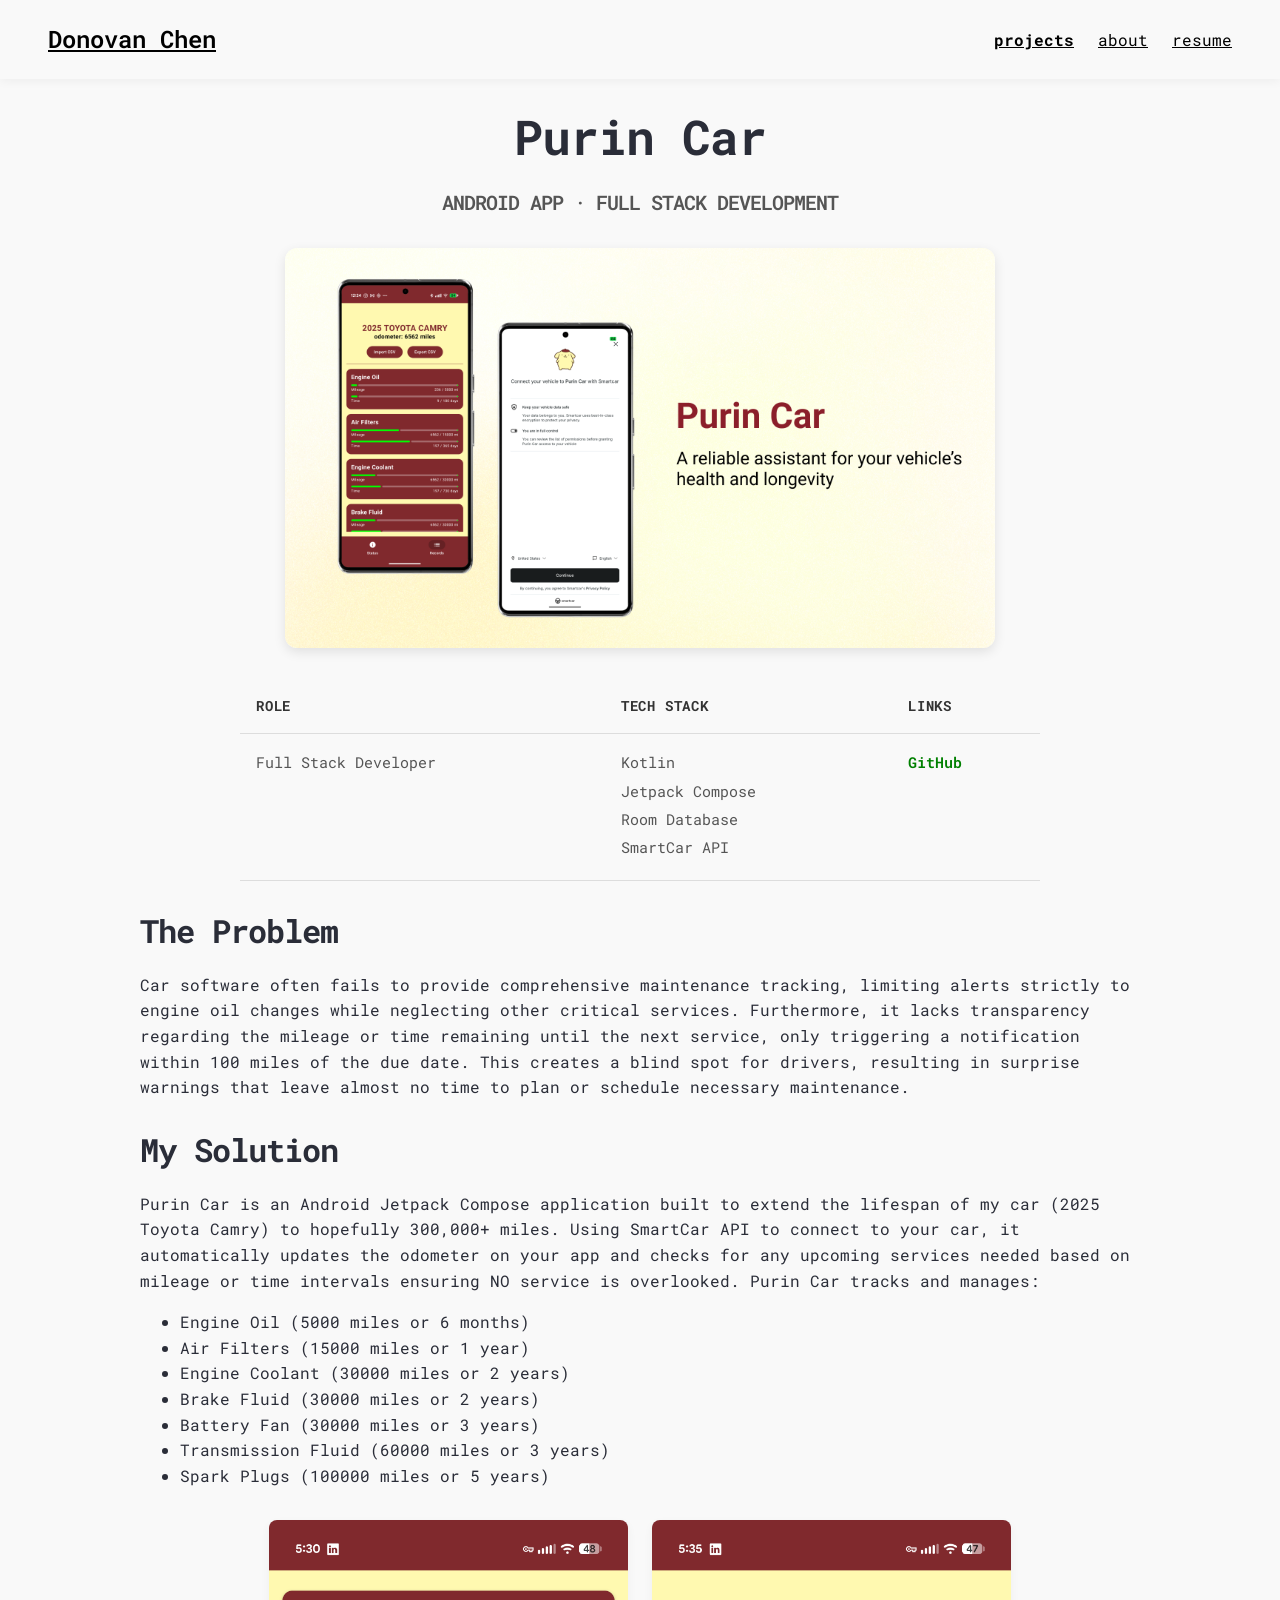
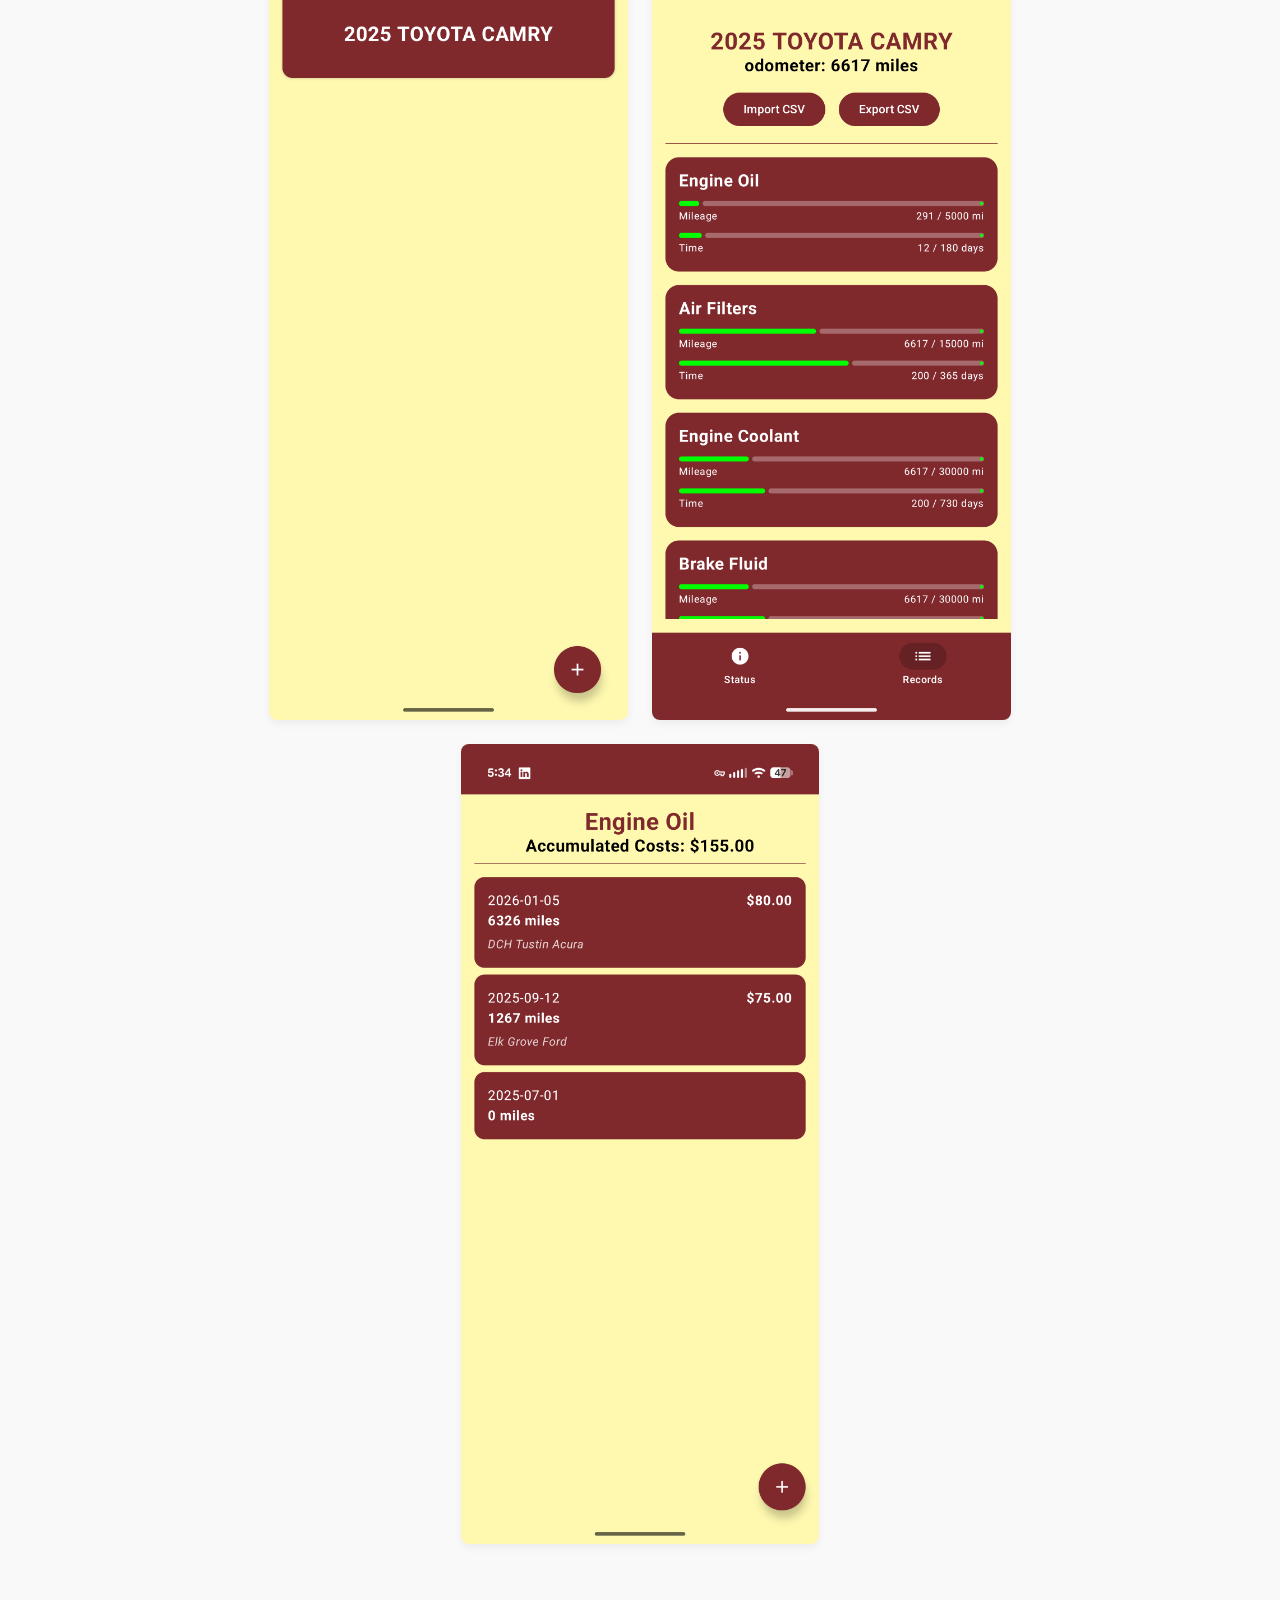
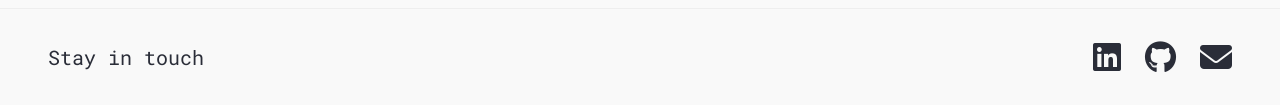
<file: projects/purin-car.html>
<!doctype html>
<html lang="en">
  <head>
    <meta charset="UTF-8">
    <meta name="viewport" content="width=device-width, initial-scale=1.0">
    <title>Purin Car | Donovan Chen</title>
    <link rel="stylesheet" href="../styles.css">
    <link
      rel="stylesheet"
      href="https://cdnjs.cloudflare.com/ajax/libs/font-awesome/6.5.1/css/all.min.css"
   >
  </head>
  <body>
    <header>
      <nav class="nav-bar">
        <div class="nav-container">
          <div class="logo-container">
            <a class="logo-name" href="../index.html">Donovan Chen</a>
          </div>
          <ul class="nav-links">
            <li>
              <a
                class="nav-projects"
                href="../projects.html"
                style="font-weight: 800"
                >projects</a
              >
            </li>
            <li><a class="nav-about" href="../about.html">about</a></li>
            <li>
              <a
                class="nav-resume"
                href="../public/Donovan_Chen_2026.pdf"
                target="_blank"
                >resume</a
              >
            </li>
          </ul>
        </div>
      </nav>
    </header>

    <main class="project-detail-body">
      <div class="project-details-container">
        <div class="project-details-header">
          <h1>Purin Car</h1>
          <h2 class="project-subtitle">ANDROID APP · FULL STACK DEVELOPMENT</h2>
        </div>
        <div class="project-thumbnail-container">
          <img
            class="project-details-thumbnail"
            src="../public/projects/purin_car/thumbnail.png"
            alt="Purin Car thumbnail"
         >
        </div>
        <table class="project-info">
          <thead>
            <tr>
              <th>Role</th>
              <th>Tech Stack</th>
              <th>Links</th>
            </tr>
          </thead>
          <tbody>
            <tr>
              <td>Full Stack Developer</td>
              <td>
                <ul class="project-info-list">
                  <li>Kotlin</li>
                  <li>Jetpack Compose</li>
                  <li>Room Database</li>
                  <li>SmartCar API</li>
                </ul>
              </td>
              <td>
                <ul class="project-info-list">
                  <li>
                    <a
                      href="https://github.com/DonChenn/PurinCar"
                      target="_blank"
                      >GitHub</a
                    >
                  </li>
                </ul>
              </td>
            </tr>
          </tbody>
        </table>
      </div>

      <div class="project-information">
        <div class="project-description-item">
          <h3>The Problem</h3>
          <p>
            Car software often fails to provide comprehensive maintenance
            tracking, limiting alerts strictly to engine oil changes while
            neglecting other critical services. Furthermore, it lacks
            transparency regarding the mileage or time remaining until the next
            service, only triggering a notification within 100 miles of the due
            date. This creates a blind spot for drivers, resulting in surprise
            warnings that leave almost no time to plan or schedule necessary
            maintenance.
          </p>
        </div>
        <div class="project-description-item">
          <h3>My Solution</h3>
          <p>
            Purin Car is an Android Jetpack Compose application built to extend
            the lifespan of my car (2025 Toyota Camry) to hopefully 300,000+
            miles. Using SmartCar API to connect to your car, it automatically
            updates the odometer on your app and checks for any upcoming
            services needed based on mileage or time intervals ensuring NO
            service is overlooked. Purin Car tracks and manages:
          </p>
          <ul>
            <li>Engine Oil (5000 miles or 6 months)</li>
            <li>Air Filters (15000 miles or 1 year)</li>
            <li>Engine Coolant (30000 miles or 2 years)</li>
            <li>Brake Fluid (30000 miles or 2 years)</li>
            <li>Battery Fan (30000 miles or 3 years)</li>
            <li>Transmission Fluid (60000 miles or 3 years)</li>
            <li>Spark Plugs (100000 miles or 5 years)</li>
          </ul>
          <div class="description-images-container">
            <img
              src="../public/projects/purin_car/purin_car_select.png"
              alt="My Solution 1"
              class="description-image"
           >
            <img
              src="../public/projects/purin_car/purin_car_service.png"
              alt="My Solution 2"
              class="description-image"
           >
            <img
              src="../public/projects/purin_car/purin_car_records.png"
              alt="My Solution 3"
              class="description-image"
           >
          </div>
        </div>
      </div>
    </main>

    <footer>
      <div class="footer-container">
        <p class="footer-text">Stay in touch</p>
        <div class="icon-container">
          <a
            class="icon-link"
            href="https://www.linkedin.com/in/donovan-chen/"
            target="_blank"
            aria-label="LinkedIn"
          >
            <span class="fa-brands fa-linkedin" aria-hidden="true"></span>
          </a>
          <a
            class="icon-link"
            href="https://github.com/DonChenn"
            target="_blank"
            aria-label="GitHub"
          >
            <span class="fa-brands fa-github" aria-hidden="true"></span>
          </a>
          <a
            class="icon-link"
            href="mailto:DonovanAChen@email.com"
            aria-label="Email"
          >
            <span class="fa-solid fa-envelope" aria-hidden="true"></span>
          </a>
        </div>
      </div>
    </footer>
  </body>
</html>
</file>
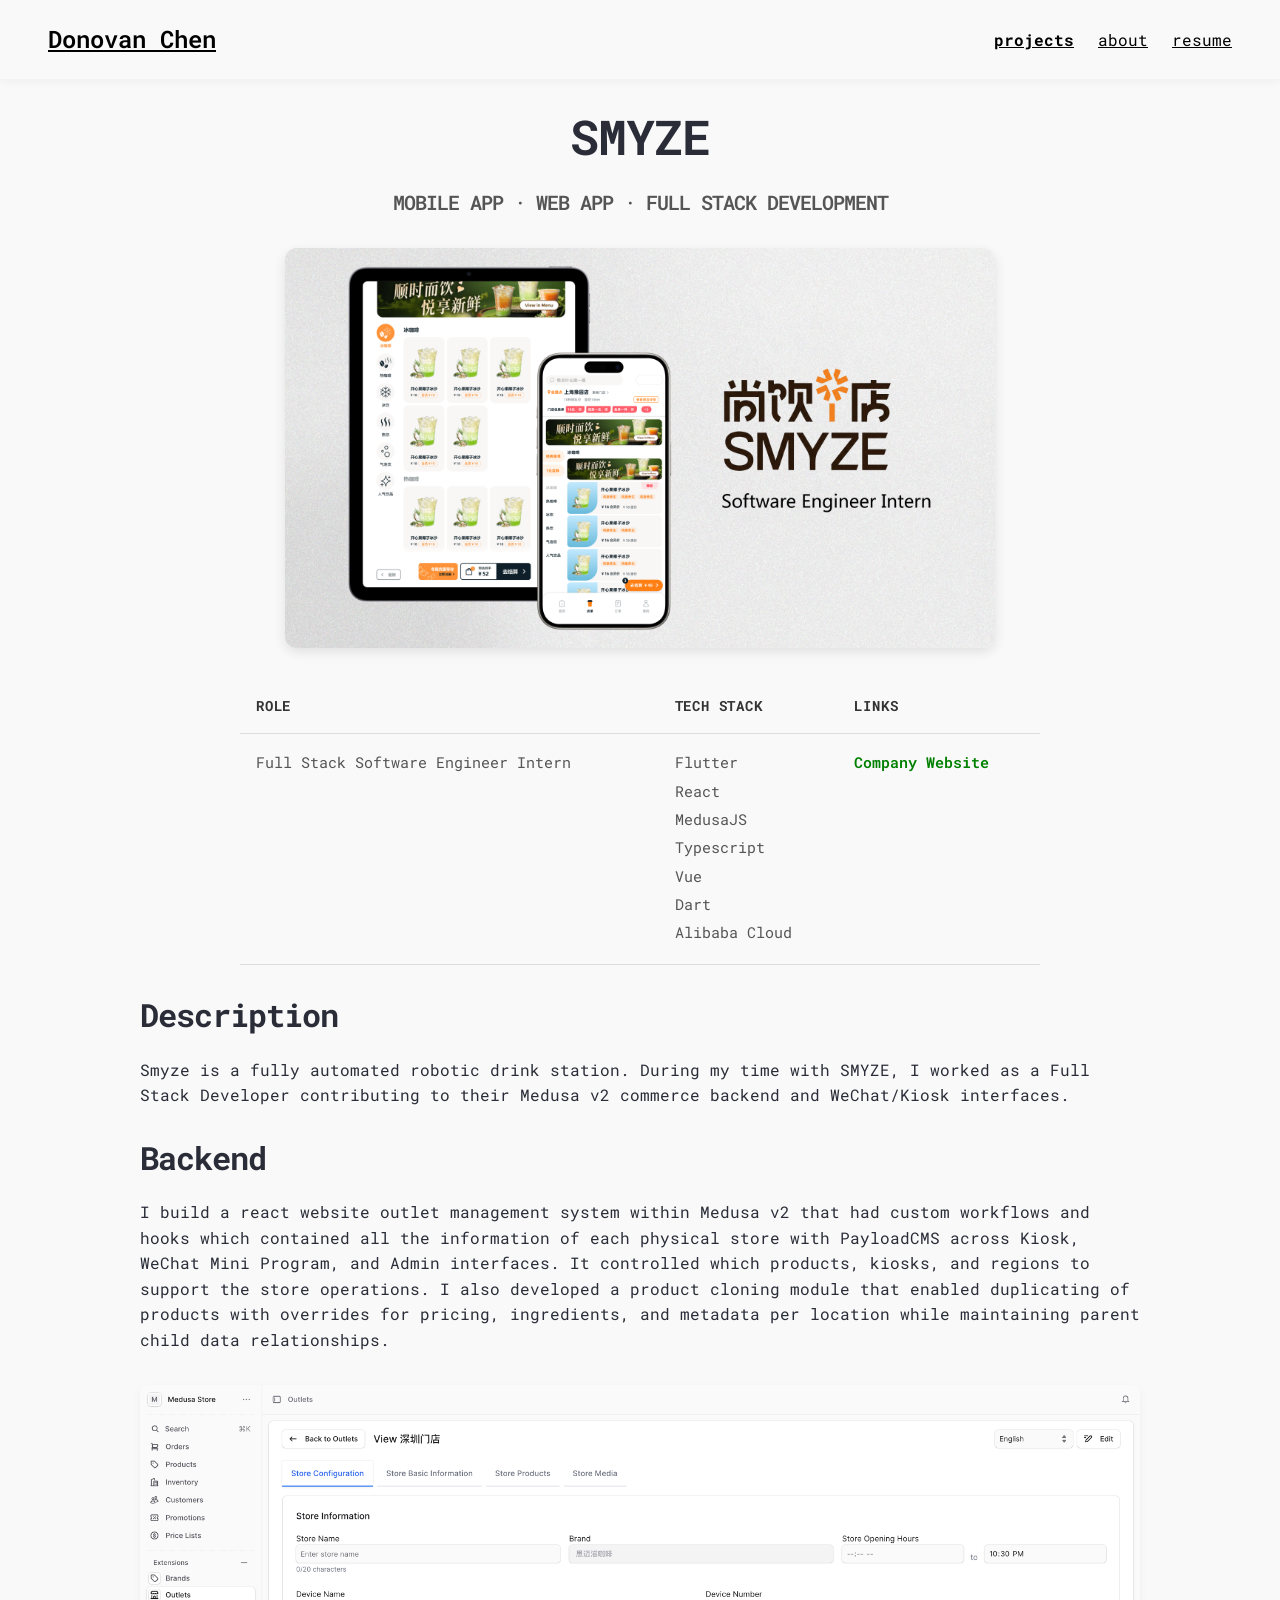
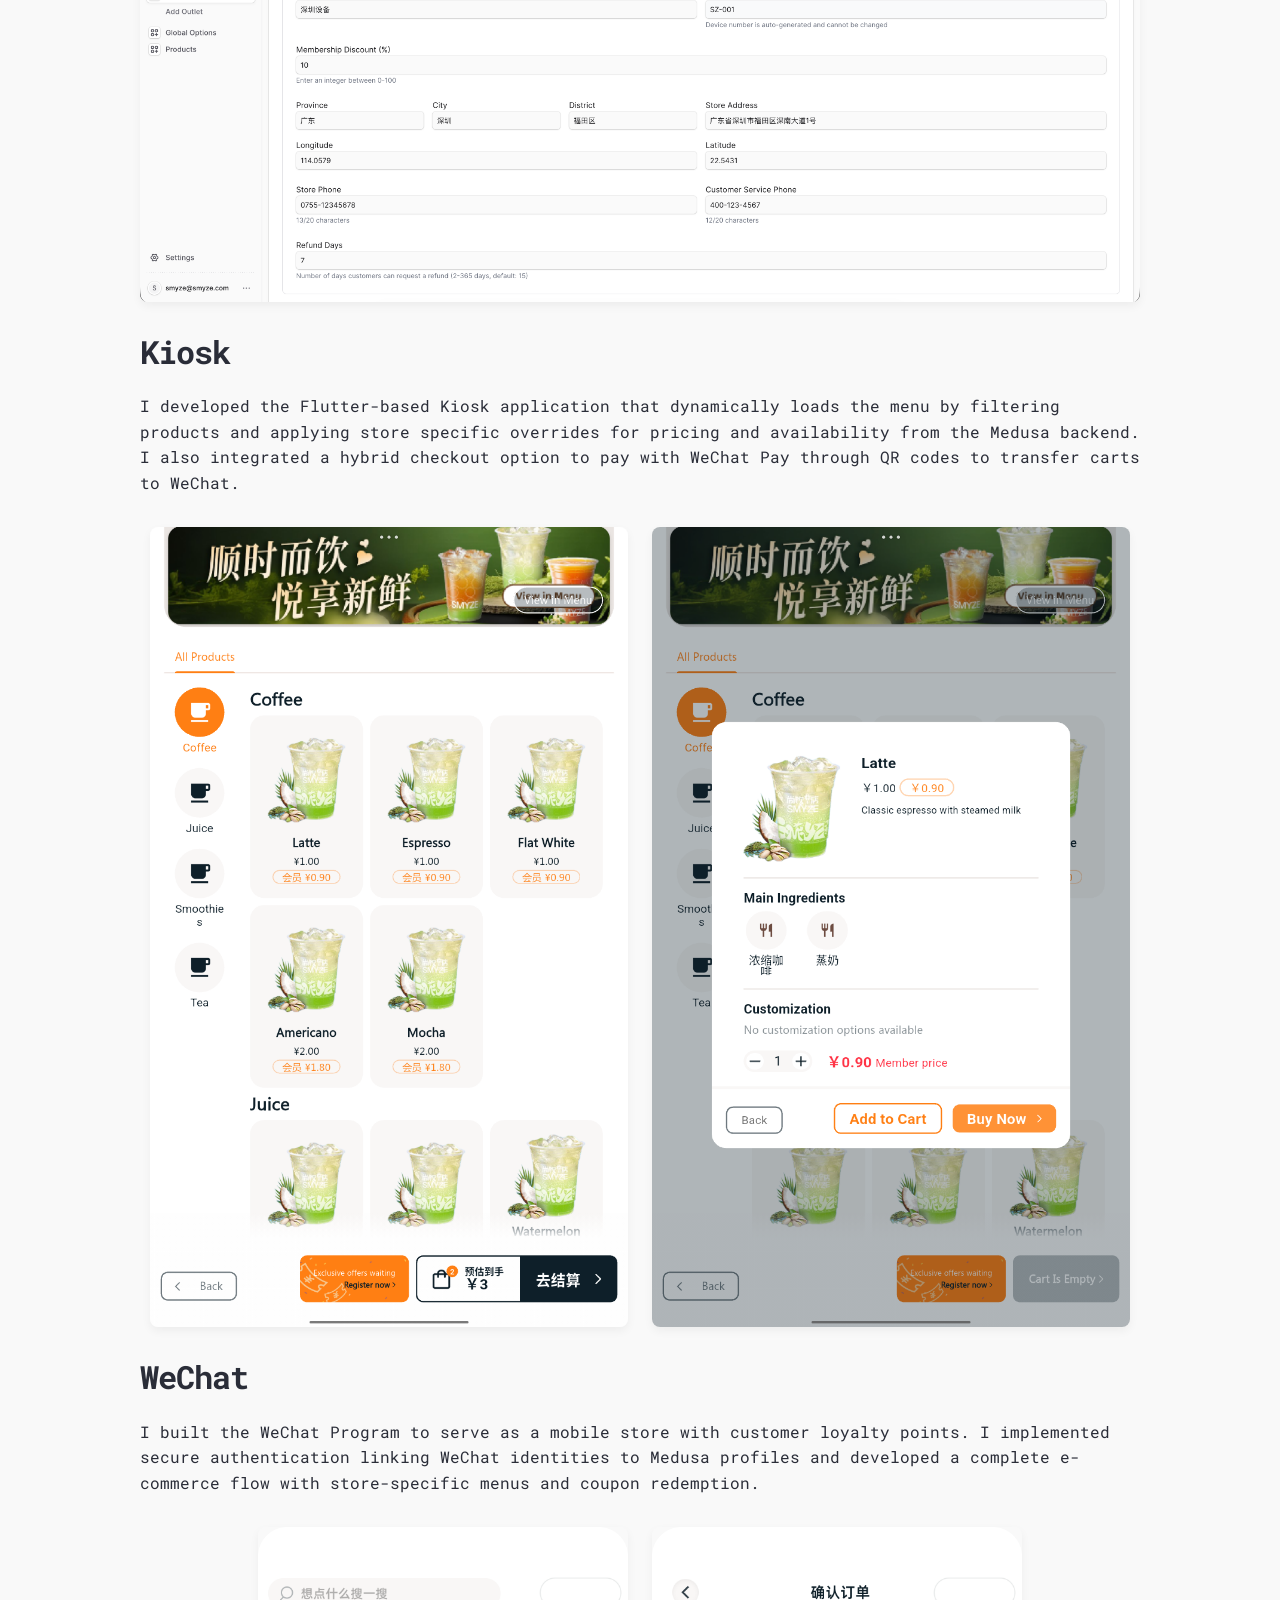
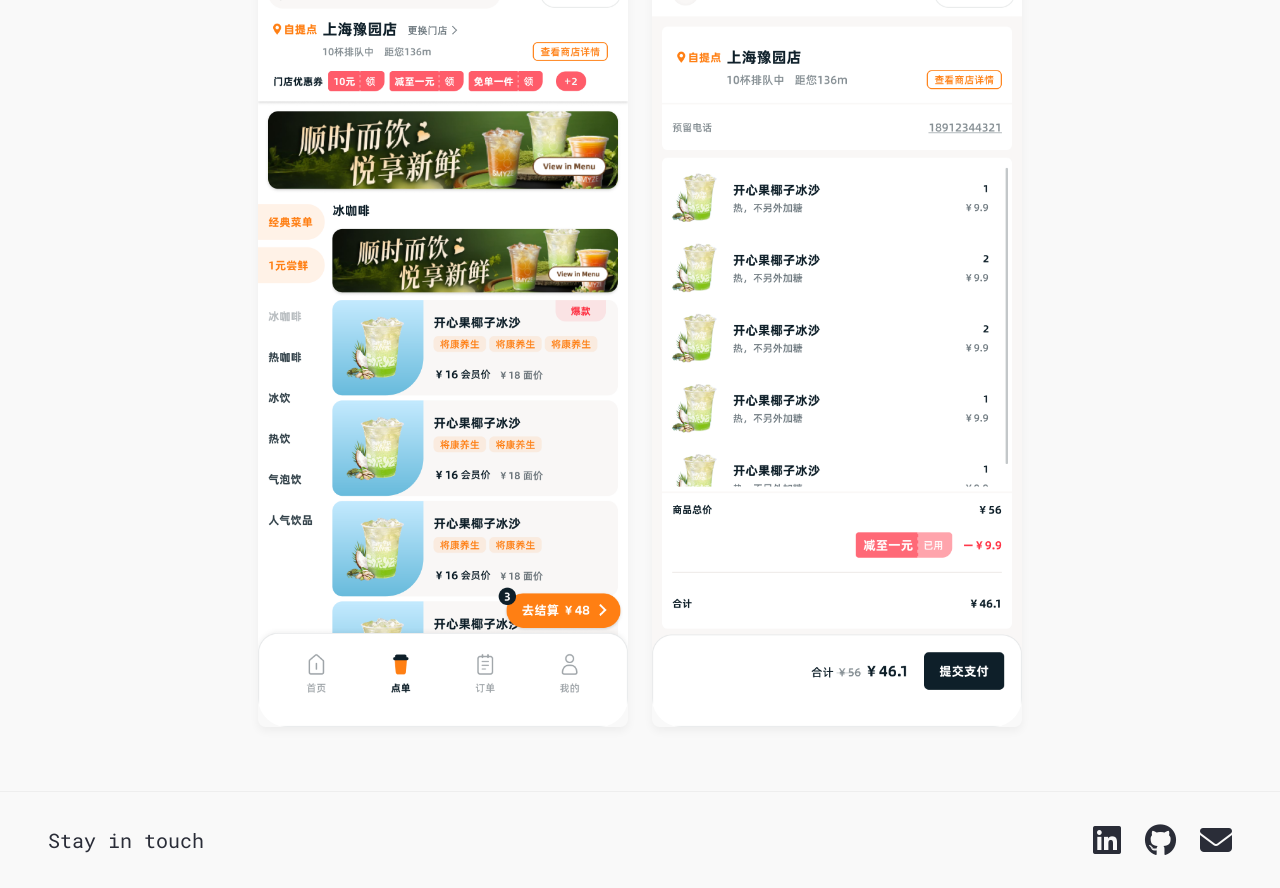
<file: projects/smyze.html>
<!doctype html>
<html lang="en">
  <head>
    <meta charset="UTF-8">
    <meta name="viewport" content="width=device-width, initial-scale=1.0">
    <title>SMYZE | Donovan Chen</title>
    <link rel="stylesheet" href="../styles.css">
    <link
      rel="stylesheet"
      href="https://cdnjs.cloudflare.com/ajax/libs/font-awesome/6.5.1/css/all.min.css"
   >
  </head>
  <body>
    <header>
      <nav class="nav-bar">
        <div class="nav-container">
          <div class="logo-container">
            <a class="logo-name" href="../index.html">Donovan Chen</a>
          </div>
          <ul class="nav-links">
            <li>
              <a
                class="nav-projects"
                href="../projects.html"
                style="font-weight: 800"
                >projects</a
              >
            </li>
            <li><a class="nav-about" href="../about.html">about</a></li>
            <li>
              <a
                class="nav-resume"
                href="../public/Donovan_Chen_2026.pdf"
                target="_blank"
                >resume</a
              >
            </li>
          </ul>
        </div>
      </nav>
    </header>

    <main class="project-detail-body">
      <div class="project-details-container">
        <div class="project-details-header">
          <h1>SMYZE</h1>
          <h2 class="project-subtitle">
            MOBILE APP · WEB APP · FULL STACK DEVELOPMENT
          </h2>
        </div>
        <div class="project-thumbnail-container">
          <img
            class="project-details-thumbnail"
            src="../public/projects/smyze/thumbnail.png"
            alt="SMYZE thumbnail"
         >
        </div>
        <table class="project-info">
          <thead>
            <tr>
              <th>Role</th>
              <th>Tech Stack</th>
              <th>Links</th>
            </tr>
          </thead>
          <tbody>
            <tr>
              <td>Full Stack Software Engineer Intern</td>
              <td>
                <ul class="project-info-list">
                  <li>Flutter</li>
                  <li>React</li>
                  <li>MedusaJS</li>
                  <li>Typescript</li>
                  <li>Vue</li>
                  <li>Dart</li>
                  <li>Alibaba Cloud</li>
                </ul>
              </td>
              <td>
                <ul class="project-info-list">
                  <li>
                    <a href="https://smyze.cn/" target="_blank"
                      >Company Website</a
                    >
                  </li>
                </ul>
              </td>
            </tr>
          </tbody>
        </table>
      </div>

      <div class="project-information">
        <div class="project-description-item">
          <h3>Description</h3>
          <p>
            Smyze is a fully automated robotic drink station. During my time
            with SMYZE, I worked as a Full Stack Developer contributing to their
            Medusa v2 commerce backend and WeChat/Kiosk interfaces.
          </p>
        </div>
        <div class="project-description-item">
          <h3>Backend</h3>
          <p>
            I build a react website outlet management system within Medusa v2
            that had custom workflows and hooks which contained all the
            information of each physical store with PayloadCMS across Kiosk,
            WeChat Mini Program, and Admin interfaces. It controlled which
            products, kiosks, and regions to support the store operations. I
            also developed a product cloning module that enabled duplicating of
            products with overrides for pricing, ingredients, and metadata per
            location while maintaining parent child data relationships.
          </p>
          <div class="description-images-container">
            <img
              src="../public/projects/smyze/outlet.png"
              alt="Backend 1"
              class="description-image"
           >
          </div>
        </div>
        <div class="project-description-item">
          <h3>Kiosk</h3>
          <p>
            I developed the Flutter-based Kiosk application that dynamically
            loads the menu by filtering products and applying store specific
            overrides for pricing and availability from the Medusa backend. I
            also integrated a hybrid checkout option to pay with WeChat Pay
            through QR codes to transfer carts to WeChat.
          </p>
          <div class="description-images-container">
            <img
              src="../public/projects/smyze/kiosk_menu.png"
              alt="Kiosk 1"
              class="description-image"
           >
            <img
              src="../public/projects/smyze/kiosk_item.png"
              alt="Kiosk 2"
              class="description-image"
           >
          </div>
        </div>
        <div class="project-description-item">
          <h3>WeChat</h3>
          <p>
            I built the WeChat Program to serve as a mobile store with customer
            loyalty points. I implemented secure authentication linking WeChat
            identities to Medusa profiles and developed a complete e-commerce
            flow with store-specific menus and coupon redemption.
          </p>
          <div class="description-images-container">
            <img
              src="../public/projects/smyze/wechat_menu.png"
              alt="WeChat 1"
              class="description-image"
           >
            <img
              src="../public/projects/smyze/wechat_confirm.png"
              alt="WeChat 2"
              class="description-image"
           >
          </div>
        </div>
      </div>
    </main>

    <footer>
      <div class="footer-container">
        <p class="footer-text">Stay in touch</p>
        <div class="icon-container">
          <a
            class="icon-link"
            href="https://www.linkedin.com/in/donovan-chen/"
            target="_blank"
            aria-label="LinkedIn"
          >
            <span class="fa-brands fa-linkedin" aria-hidden="true"></span>
          </a>
          <a
            class="icon-link"
            href="https://github.com/DonChenn"
            target="_blank"
            aria-label="GitHub"
          >
            <span class="fa-brands fa-github" aria-hidden="true"></span>
          </a>
          <a
            class="icon-link"
            href="mailto:DonovanAChen@email.com"
            aria-label="Email"
          >
            <span class="fa-solid fa-envelope" aria-hidden="true"></span>
          </a>
        </div>
      </div>
    </footer>
  </body>
</html>
</file>
<file: styles.css>
@import url("https://fonts.googleapis.com/css2?family=Roboto+Mono:wght@300;400;600;700;800&display=swap");

html,
body {
  height: 100%;
  margin: 0;
  padding: 0;
}

body {
  line-height: 1.6;
  color: rgb(42, 45, 56);
  font-family: "Roboto Mono", "Courier New", Courier, monospace;
  background: #f9f9f9;
  min-height: 100vh;
}

h1,
h2,
h3 {
  font-family: "Roboto Mono", "Courier New", Courier, monospace;
  font-weight: 800;
  line-height: 1.1;
  letter-spacing: -1px;
  margin-bottom: 1.5rem;
}

h1 {
  font-size: 3rem;
}
h2 {
  font-size: 2rem;
}
h3 {
  font-size: 2rem;
}

.description {
  font-size: 1rem;
  line-height: 1.6;
  color: #555;
  font-weight: 400;
}

/* Navigation */
header {
  position: sticky;
  top: 0;
  z-index: 1000;
  background-color: #f9f9f9;
  box-shadow: 0 2px 10px rgba(0, 0, 0, 0.05);
}

.nav-bar {
  padding: 1rem 3rem;
}

.nav-container {
  display: flex;
  justify-content: space-between;
  align-items: center;
  height: 47px;
}

.logo-container {
  display: flex;
  align-items: center;
  gap: 0.5rem;
  flex: 1;
}

.logo-name {
  font-family: "Roboto Mono", "Courier New", Courier, monospace;
  text-decoration: underline;
  color: #000;
  font-size: 1.125rem;
  font-weight: 600;
}

.nav-links {
  display: flex;
  list-style: none;
  gap: 1.5rem;
}

.nav-projects,
.nav-about,
.nav-resume {
  font-family: "Roboto Mono", "Courier New", Courier, monospace;
  color: #000;
  text-decoration: underline;
}

/* Introduction */
.intro {
  background-color: #f9f9f9;
  padding: 4rem 2rem;
  display: flex;
  justify-content: center;
}

.intro-container {
  width: 100%;
  max-width: 1200px;
  display: flex;
  align-items: center;
  justify-content: space-between;
  gap: 4rem;
  padding: 0 3rem;
}

.intro-text-container {
  flex: 1;
  max-width: 600px;
}

.name-black {
  color: #2a2d38;
}

.name-color {
  color: #008000;
  display: inline-flex;
  overflow: hidden;
  white-space: nowrap;
  border-right: 3px solid #008000;
  animation:
    typing 0.7s steps(8) forwards,
    blink 0.7s step-end infinite;
}

@keyframes typing {
  from {
    width: 0;
  }
  to {
    width: 8ch;
  }
}

@keyframes blink {
  from,
  to {
    border-color: transparent;
  }
  50% {
    border-color: #008000;
  }
}

.intro-img-container {
  flex: 1;
  display: flex;
  justify-content: center;
  align-items: center;
}

.intro-img-container img {
  width: 80%;
  max-width: 500px;
  height: auto;
  border-radius: 20px;
  box-shadow: 0 20px 40px rgba(0, 0, 0, 0.1);
  object-fit: cover;
  aspect-ratio: 3 / 2;
}

/* Projects Section */
.projects-section {
  padding: 0 3rem;
  margin-bottom: 4rem;
}

.project-cards {
  width: 100%;
  max-width: 1600px;
  display: grid;
  grid-template-columns: 1fr;
  gap: 3rem;
  margin: 0 auto;
}

.project-card-container {
  display: flex;
  flex-direction: column;
  align-items: flex-start;
  gap: 1rem;
  text-decoration: none;
  color: inherit;
  transition: transform 0.2s ease-in-out;
}

.project-card-container:hover {
  transform: translateY(-5px);
  opacity: 0.9;
}

.project-image-wrapper {
  width: 100%;
  border-radius: 12px;
  overflow: hidden;
  box-shadow: 0 4px 12px rgba(0, 0, 0, 0.1);
}

.project-thumbnail {
  width: 100%;
  height: auto;
  border-radius: 12px;
  display: block;
  object-fit: cover;
  transition: transform 0.3s ease;
}

.project-card-container:hover .project-thumbnail {
  transform: scale(1.02);
}

.project-content {
  display: flex;
  flex-direction: column;
  width: 100%;
}

.project-title {
  font-family: "Roboto Mono", "Courier New", Courier, monospace;
  font-size: 1.75rem;
  margin-top: 0.5rem;
  margin-bottom: 0.1rem;
  font-weight: 700;
}

/* Project Details */
.project-detail-body {
  margin: 0 3rem 4rem 3rem;
}

.project-information {
  max-width: 1000px;
  margin: 0 auto;
}

.project-details-header {
  margin-bottom: 2rem;
  text-align: center;
}

h2.project-subtitle {
  font-size: 1.25rem;
  font-weight: 600;
  color: #555;
  margin-top: 0;
  margin-bottom: 2rem;
  line-height: 1.4;
}

.project-info {
  width: 100%;
  max-width: 800px;
  margin: 2rem auto;
  border-collapse: collapse;
  font-family: "Roboto Mono", "Courier New", Courier, monospace;
}

.project-thumbnail-container {
  display: flex;
  justify-content: center;
  width: 100%;
  margin-bottom: 2rem;
}

.project-details-thumbnail {
  max-width: 60%;
  height: auto;
  border-radius: 12px;
  box-shadow: 0 4px 12px rgba(0, 0, 0, 0.1);
}

.project-info th,
.project-info td {
  padding: 1rem;
  border-bottom: 1px solid #ddd;
  text-align: left;
  vertical-align: top;
}

.project-info th {
  font-weight: 700;
  color: #333;
  text-transform: uppercase;
  font-size: 0.85rem;
  letter-spacing: 0.05rem;
}

.project-info td {
  color: #555;
  font-size: 0.95rem;
}

.project-info-list {
  list-style: none;
  padding: 0;
  margin: 0;
}

.project-info-list li {
  margin-bottom: 0.25rem;
}

.project-info a {
  color: #008000;
  text-decoration: none;
  font-weight: 600;
}

.project-info a:hover {
  text-decoration: underline;
}

.description-section {
  margin-bottom: 3rem;
}

.description-header {
  margin-top: 2rem;
  font-size: 1.5rem;
}

.description-images-container {
  width: 100%;
  display: flex;
  justify-content: center;
  flex-wrap: wrap;
  gap: 1.5rem;
  margin: 2rem 0;
}

.description-image {
  width: auto;
  max-width: 100%;
  max-height: 800px;
  border-radius: 8px;
  box-shadow: 0 4px 10px rgba(0, 0, 0, 0.05);
}

/* About */
.about-section {
  padding: 4rem 3rem;
  max-width: 1000px;
  margin: 0 auto;
}

/* Footer */
footer {
  padding: 2rem 3rem;
  background-color: #f9f9f9;
  border-top: 1px solid #eee;
}

.footer-container {
  display: flex;
  justify-content: space-between;
  align-items: center;
  max-width: 1200px;
  margin: 0 auto;
}

.footer-text {
  font-size: 1.25rem;
  margin: 0;
}

.icon-container {
  display: flex;
  align-items: center;
  gap: 1.5rem;
}

.icon-link {
  color: #2a2d38;
  display: flex;
  text-decoration: none;
  font-size: 2rem;
}

.icon-link:hover {
  color: #008000;
  opacity: 0.7;
}

/* Large Screens (Desktop - 900px and up) */
@media (min-width: 900px) {
  .logo-name {
    font-size: 1.5rem;
  }

  .project-cards {
    grid-template-columns: 1fr 1fr;
    gap: 4rem;
  }
}

/* Medium Screens (Tablets - 600px to 899px) */
@media (max-width: 899px) {
  .intro-container {
    flex-direction: column-reverse;
    text-align: center;
    gap: 2rem;
  }

  .intro-text-container {
    max-width: 100%;
  }

  .name {
    font-size: 2.5rem;
  }

  .intro-img-container img {
    max-width: 400px;
  }

  .project-cards {
    grid-template-columns: 1fr;
  }

  .project-details-thumbnail {
    max-width: 80%;
  }

  .project-info {
    font-size: 0.9rem;
  }
}

/* Small Screens (Mobile - under 600px) */
@media (max-width: 600px) {
  .nav-bar {
    padding: 1rem;
  }

  .nav-links {
    gap: 1rem;
    font-size: 0.9rem;
  }

  h1 {
    font-size: 2rem;
  }

  h2 {
    font-size: 1.5rem;
  }

  .intro {
    padding: 2rem 1rem;
  }

  .intro-container {
    padding: 0 1rem;
  }

  .intro-img-container img {
    max-width: 100%;
  }

  .projects-section {
    padding: 0 1.5rem;
  }

  .about-section {
    padding: 2rem 1.5rem;
  }

  .footer-container {
    flex-direction: column;
    gap: 1.5rem;
    text-align: center;
  }

  .project-info,
  .project-info thead,
  .project-info tbody,
  .project-info th,
  .project-info td,
  .project-info tr {
    display: block;
  }

  .project-info thead tr {
    position: absolute;
    top: -9999px;
    left: -9999px;
  }

  .project-info tr {
    border: 1px solid #ccc;
    margin-bottom: 1rem;
  }

  .project-info td {
    border: none;
    border-bottom: 1px solid #eee;
    position: relative;
    padding-left: 50%;
    text-align: right;
  }

  .project-info td:before {
    position: absolute;
    top: 6px;
    left: 6px;
    width: 45%;
    padding-right: 10px;
    white-space: nowrap;
    text-align: left;
    font-weight: bold;
  }

  .project-info td:nth-of-type(1):before {
    content: "Role";
  }
  .project-info td:nth-of-type(2):before {
    content: "Tech Stack";
  }
  .project-info td:nth-of-type(3):before {
    content: "Links";
  }

  .project-detail-body {
    margin: 0 1rem 4rem 1rem;
  }

  .project-details-thumbnail {
    max-width: 100%;
  }
}
</file>
